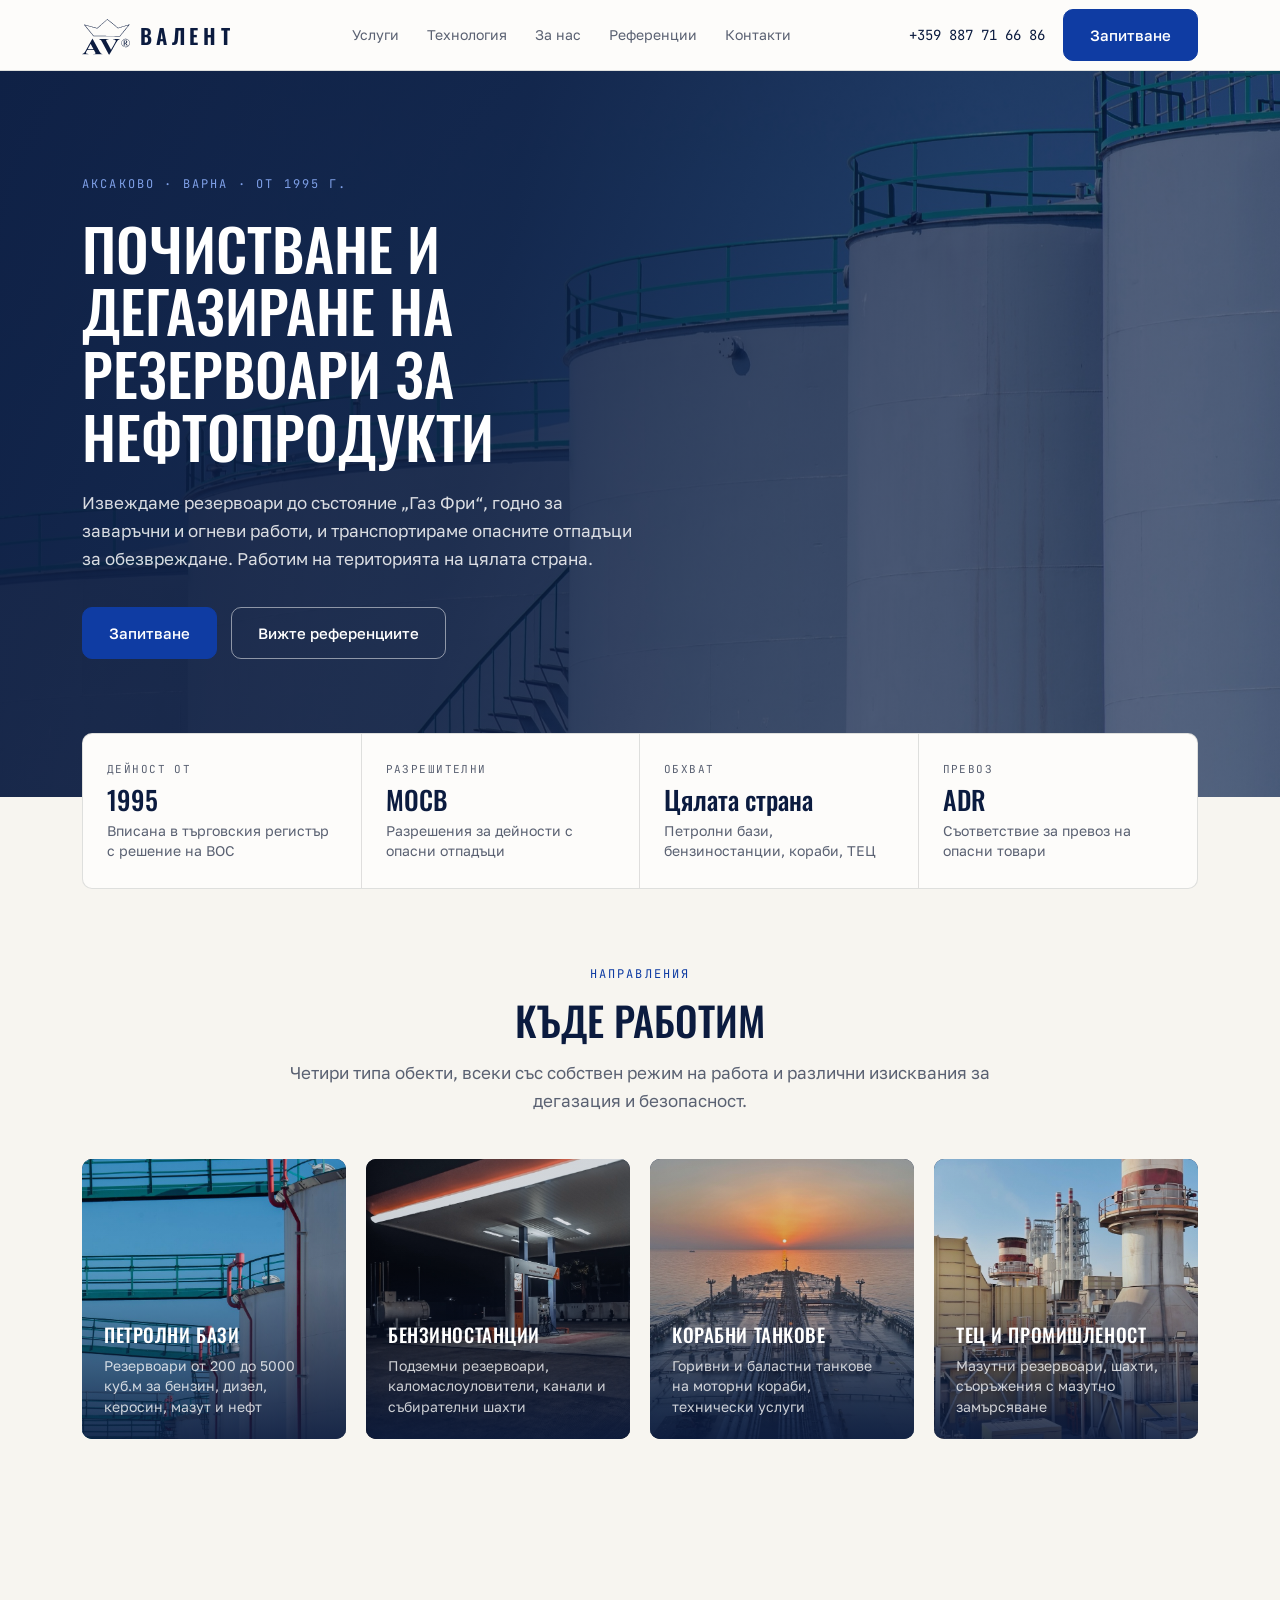
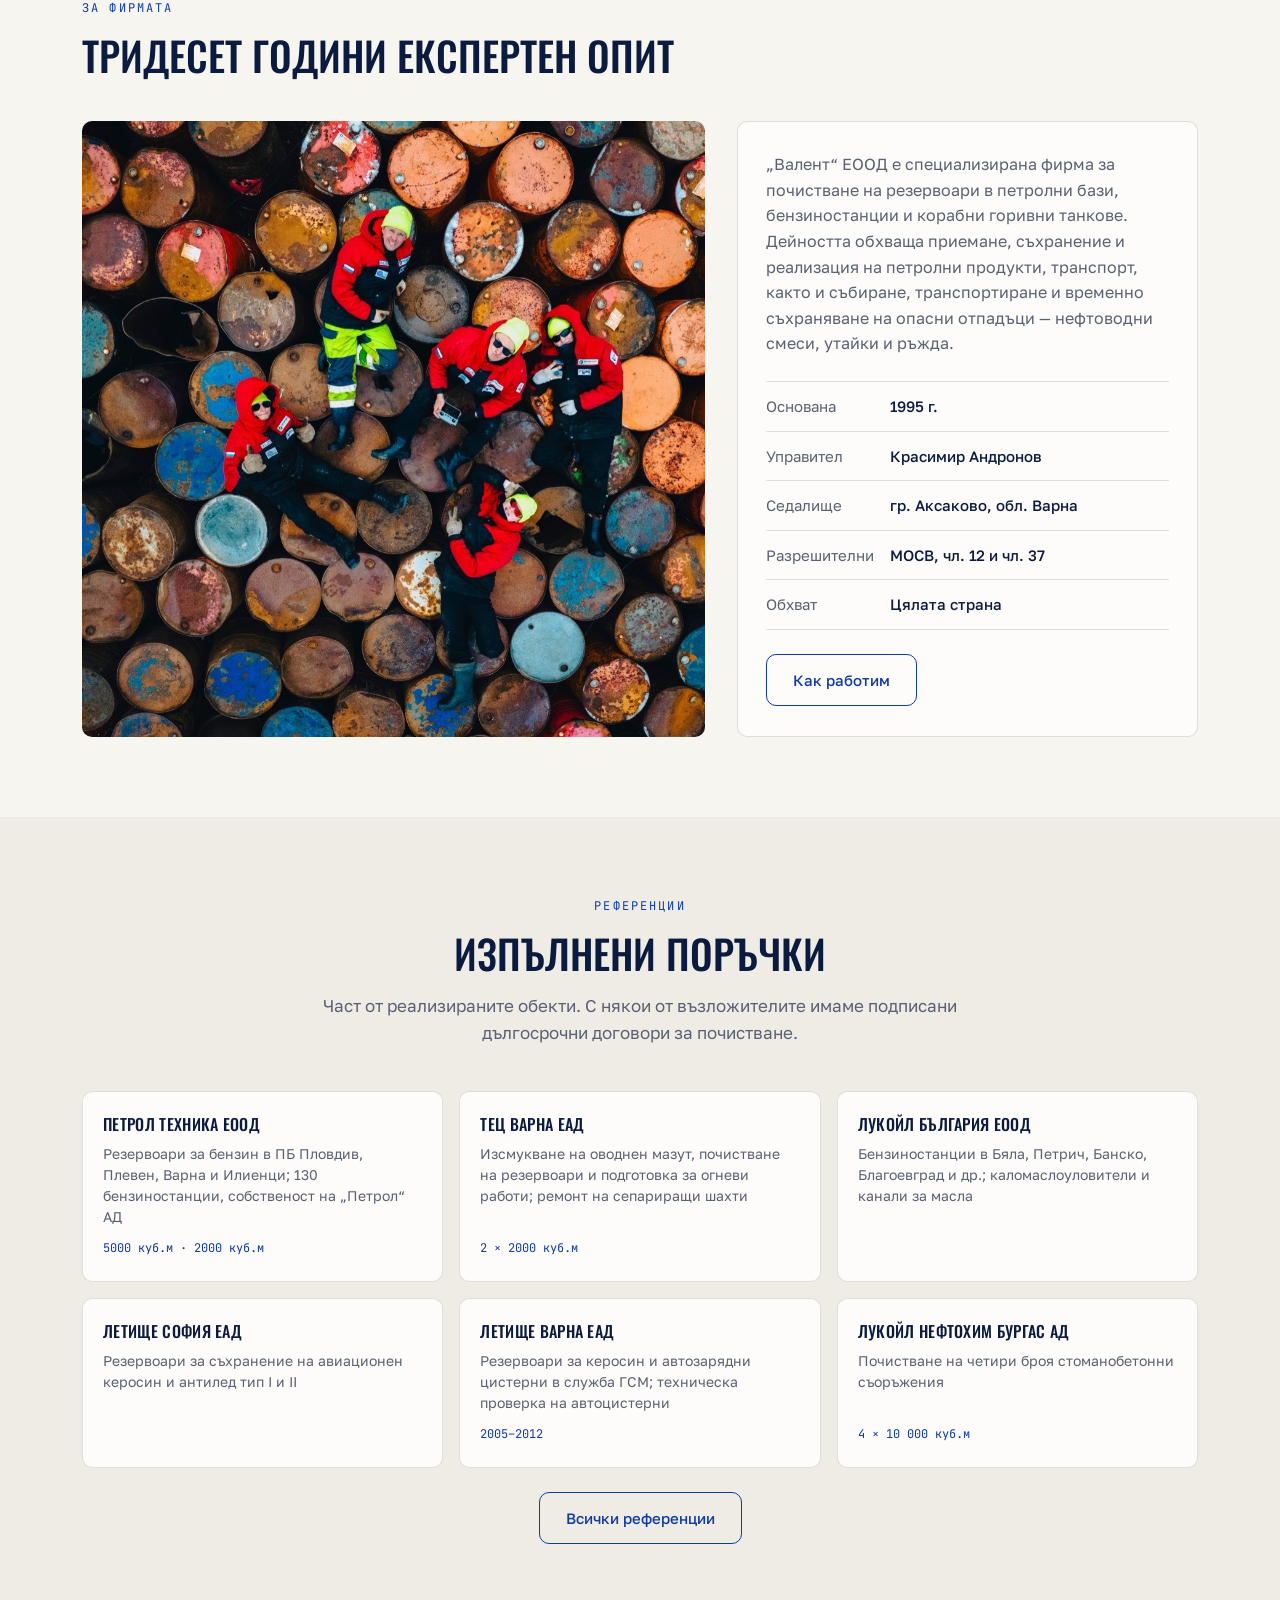
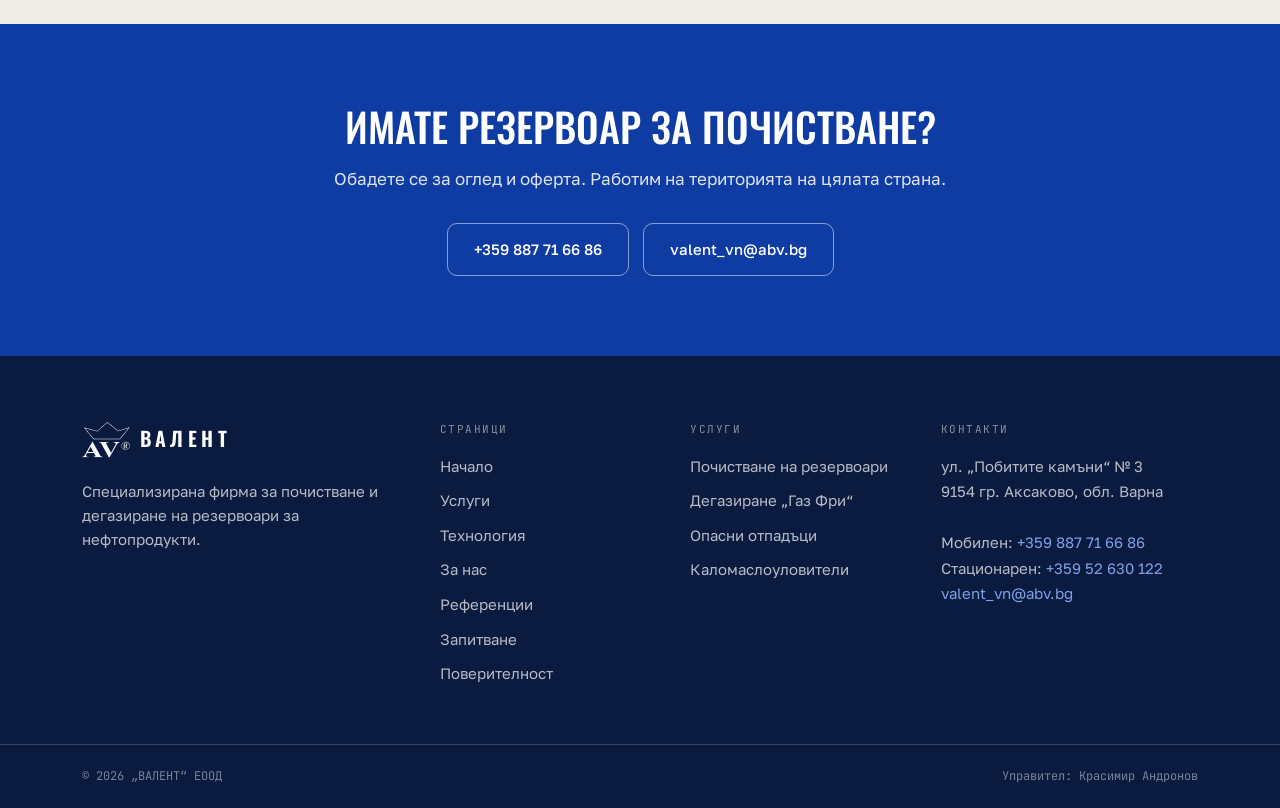
<file: index.html>
<!DOCTYPE html>
<html lang="bg">
<head>
<meta charset="UTF-8">
<meta name="viewport" content="width=device-width, initial-scale=1.0">
<title>Почистване и дегазиране на резервоари за нефтопродукти — Варна</title>
<meta name="description" content="„ВАЛЕНТ“ ЕООД извършва почистване на резервоари за нефтопродукти и дегазиране до „Газ Фри“ — Аксаково, Варна и цялата страна. Опит от 1995 г., разрешителни от МОСВ.">

<link rel="canonical" href="https://valent.bg/">

<meta property="og:type" content="website">
<meta property="og:site_name" content="„ВАЛЕНТ“ ЕООД">
<meta property="og:locale" content="bg_BG">
<meta property="og:url" content="https://valent.bg/">
<meta property="og:title" content="Почистване и дегазиране на резервоари за нефтопродукти — Варна | ВАЛЕНТ ЕООД">
<meta property="og:description" content="„ВАЛЕНТ“ ЕООД извършва почистване на резервоари за нефтопродукти и дегазиране до „Газ Фри“ — Аксаково, Варна и цялата страна. Опит от 1995 г., разрешителни от МОСВ.">
<meta property="og:image" content="https://valent.bg/images/hero.jpg">
<meta property="og:image:width" content="2000">
<meta property="og:image:height" content="1333">
<meta property="og:image:alt" content="Резервоари за съхранение на нефтопродукти в петролна база — обект на „ВАЛЕНТ“ ЕООД">

<meta name="twitter:card" content="summary_large_image">
<meta name="twitter:title" content="Почистване и дегазиране на резервоари за нефтопродукти — Варна | ВАЛЕНТ ЕООД">
<meta name="twitter:description" content="„ВАЛЕНТ“ ЕООД извършва почистване на резервоари за нефтопродукти и дегазиране до „Газ Фри“ — Аксаково, Варна и цялата страна. Опит от 1995 г., разрешителни от МОСВ.">
<meta name="twitter:image" content="https://valent.bg/images/hero.jpg">
<meta name="twitter:image:alt" content="Резервоари за съхранение на нефтопродукти в петролна база — обект на „ВАЛЕНТ“ ЕООД">

<link rel="preconnect" href="https://fonts.googleapis.com">
<link rel="preconnect" href="https://fonts.gstatic.com" crossorigin>
<link href="https://fonts.googleapis.com/css2?family=Oswald:wght@400;500;600&family=Golos+Text:wght@400;500;600&family=JetBrains+Mono:wght@400;500&display=swap" rel="stylesheet">
<link rel="icon" href="images/logo.svg" type="image/svg+xml">
<link rel="stylesheet" href="style.css">

<script type="application/ld+json">
{
  "@context": "https://schema.org",
  "@type": "LocalBusiness",
  "@id": "https://valent.bg/#organizatsiya",
  "name": "„ВАЛЕНТ“ ЕООД",
  "alternateName": "Валент ЕООД",
  "url": "https://valent.bg/",
  "image": "https://valent.bg/images/hero.jpg",
  "logo": "https://valent.bg/images/hero.jpg",
  "description": "Специализирана фирма за почистване и дегазиране на резервоари за нефтопродукти в петролни бази, бензиностанции, корабни горивни танкове и ТЕЦ.",
  "telephone": "+359887716686",
  "email": "valent_vn@abv.bg",
  "foundingDate": "1995",
  "founder": {
    "@type": "Person",
    "name": "Красимир Андронов"
  },
  "address": {
    "@type": "PostalAddress",
    "streetAddress": "ул. „Побитите камъни“ № 3",
    "addressLocality": "Аксаково",
    "addressRegion": "обл. Варна",
    "postalCode": "9154",
    "addressCountry": "BG"
  },
  "areaServed": {
    "@type": "Country",
    "name": "Bulgaria"
  },
  "hasOfferCatalog": {
    "@type": "OfferCatalog",
    "name": "Услуги",
    "itemListElement": [
      {
        "@type": "Offer",
        "itemOffered": {
          "@type": "Service",
          "name": "Почистване на резервоари за нефтопродукти",
          "url": "https://valent.bg/uslugi.html#pochistvane"
        }
      },
      {
        "@type": "Offer",
        "itemOffered": {
          "@type": "Service",
          "name": "Дегазиране до „Газ Фри“",
          "url": "https://valent.bg/uslugi.html#gaz-free"
        }
      },
      {
        "@type": "Offer",
        "itemOffered": {
          "@type": "Service",
          "name": "Събиране, транспортиране и временно съхраняване на опасни отпадъци",
          "url": "https://valent.bg/uslugi.html#otpadatsi"
        }
      },
      {
        "@type": "Offer",
        "itemOffered": {
          "@type": "Service",
          "name": "Смяна на продукта в резервоар",
          "url": "https://valent.bg/uslugi.html"
        }
      },
      {
        "@type": "Offer",
        "itemOffered": {
          "@type": "Service",
          "name": "Почистване на каломаслоуловители и шахти",
          "url": "https://valent.bg/uslugi.html#shahti"
        }
      },
      {
        "@type": "Offer",
        "itemOffered": {
          "@type": "Service",
          "name": "Работа при пирофорни отлагания",
          "url": "https://valent.bg/uslugi.html"
        }
      }
    ]
  }
}
</script>
</head>
<body>

<header class="top">
  <div class="wrap">
    <a href="/" class="mark"><span class="mark-logo" aria-hidden="true"></span><span class="mark-name">Валент</span></a>
    <nav id="nav">
      <a href="uslugi">Услуги</a>
      <a href="tehnologia">Технология</a>
      <a href="za-nas">За нас</a>
      <a href="referencii">Референции</a>
      <a href="#kontakti">Контакти</a>
    </nav>
    <div class="right">
      <a href="tel:+359887716686" class="tel">+359 887 71 66 86</a>
      <a href="zapitvane" class="btn btn-solid">Запитване</a>
      <button class="nav-toggle" id="navToggle" aria-expanded="false" aria-controls="nav">Меню</button>
    </div>
  </div>
</header>

<div class="hero">
  <div class="hero-media">
    <img src="images/hero.jpg" alt="Резервоари за съхранение на нефтопродукти в петролна база">
  </div>
  <div class="hero-inner">
    <div class="wrap">
      <div class="eyebrow">Аксаково · Варна · от 1995 г.</div>
      <h1>Почистване и дегазиране на резервоари за нефтопродукти</h1>
      <p>Извеждаме резервоари до състояние „Газ Фри“, годно за заваръчни и огневи работи,
         и транспортираме опасните отпадъци за обезвреждане. Работим на територията на цялата страна.</p>
      <div class="cta">
        <a href="#kontakti" class="btn btn-solid">Запитване</a>
        <a href="referencii" class="btn btn-ghost">Вижте референциите</a>
      </div>
    </div>
  </div>
</div>

<div class="factstrip">
  <div class="wrap">
    <div class="inner">
      <div class="fact"><div class="k">Дейност от</div><div class="v">1995</div><div class="d">Вписана в търговския регистър с решение на ВОС</div></div>
      <div class="fact"><div class="k">Разрешителни</div><div class="v">МОСВ</div><div class="d">Разрешения за дейности с опасни отпадъци</div></div>
      <div class="fact"><div class="k">Обхват</div><div class="v">Цялата страна</div><div class="d">Петролни бази, бензиностанции, кораби, ТЕЦ</div></div>
      <div class="fact"><div class="k">Превоз</div><div class="v">ADR</div><div class="d">Съответствие за превоз на опасни товари</div></div>
    </div>
  </div>
</div>

<section style="padding-top:0">
  <div class="wrap">
    <div class="sec-head center">
      <div class="eyebrow">Направления</div>
      <h2>Къде работим</h2>
      <p>Четири типа обекти, всеки със собствен режим на работа и различни изисквания
         за дегазация и безопасност.</p>
    </div>
    <div class="tiles">
      <a class="tile" href="uslugi">
        <div class="ph"><img src="images/obekt-1.jpg" alt="Резервоари за нефтопродукти в петролна база"></div>
        <div class="cap"><h3>Петролни бази</h3><p>Резервоари от 200 до 5000 куб.м за бензин, дизел, керосин, мазут и нефт</p></div>
      </a>
      <a class="tile" href="uslugi">
        <div class="ph"><img src="images/obekt-2.jpg" alt="Осветена козирка и колонки на бензиностанция през нощта"></div>
        <div class="cap"><h3>Бензиностанции</h3><p>Подземни резервоари, каломаслоуловители, канали и събирателни шахти</p></div>
      </a>
      <a class="tile" href="uslugi">
        <div class="ph"><img src="images/obekt-3.jpg" alt="Палуба на нефтен танкер с тръбопроводи към горивните танкове в открито море"></div>
        <div class="cap"><h3>Корабни танкове</h3><p>Горивни и баластни танкове на моторни кораби, технически услуги</p></div>
      </a>
      <a class="tile" href="uslugi">
        <div class="ph"><img src="images/obekt-4.jpg" alt="Комини и технологични съоръжения на топлоелектрическа централа"></div>
        <div class="cap"><h3>ТЕЦ и промишленост</h3><p>Мазутни резервоари, шахти, съоръжения с мазутно замърсяване</p></div>
      </a>
    </div>
  </div>
</section>

<section>
  <div class="wrap">
    <div class="sec-head">
      <div class="eyebrow">За фирмата</div>
      <h2>Тридесет години експертен опит</h2>
    </div>
    <div class="story">
      <div class="ph"><img src="images/ekip.jpg" alt="Екип от работници в защитно облекло сред складирани метални варели за опасни отпадъци"></div>
      <div class="panel">
        <p>„Валент“ ЕООД е специализирана фирма за почистване на резервоари в петролни бази,
           бензиностанции и корабни горивни танкове. Дейността обхваща приемане, съхранение
           и реализация на петролни продукти, транспорт, както и събиране, транспортиране
           и временно съхраняване на опасни отпадъци — нефтоводни смеси, утайки и ръжда.</p>
        <div class="rows">
          <div class="row"><span class="k">Основана</span><span class="v">1995 г.</span></div>
          <div class="row"><span class="k">Управител</span><span class="v">Красимир Андронов</span></div>
          <div class="row"><span class="k">Седалище</span><span class="v">гр. Аксаково, обл. Варна</span></div>
          <div class="row"><span class="k">Разрешителни</span><span class="v">МОСВ, чл. 12 и чл. 37</span></div>
          <div class="row"><span class="k">Обхват</span><span class="v">Цялата страна</span></div>
        </div>
        <a href="tehnologia" class="btn btn-line">Как работим</a>
      </div>
    </div>
  </div>
</section>

<section class="refs">
  <div class="wrap">
    <div class="sec-head center">
      <div class="eyebrow">Референции</div>
      <h2>Изпълнени поръчки</h2>
      <p>Част от реализираните обекти. С някои от възложителите имаме подписани
         дългосрочни договори за почистване.</p>
    </div>
    <div class="ref-grid">
      <div class="ref"><div class="name">Петрол Техника ЕООД</div><div class="job">Резервоари за бензин в ПБ Пловдив, Плевен, Варна и Илиенци; 130 бензиностанции, собственост на „Петрол“ АД</div><div class="vol">5000 куб.м · 2000 куб.м</div></div>
      <div class="ref"><div class="name">ТЕЦ Варна ЕАД</div><div class="job">Изсмукване на оводнен мазут, почистване на резервоари и подготовка за огневи работи; ремонт на сепариращи шахти</div><div class="vol">2 × 2000 куб.м</div></div>
      <div class="ref"><div class="name">Лукойл България ЕООД</div><div class="job">Бензиностанции в Бяла, Петрич, Банско, Благоевград и др.; каломаслоуловители и канали за масла</div><div class="vol"></div></div>
      <div class="ref"><div class="name">Летище София ЕАД</div><div class="job">Резервоари за съхранение на авиационен керосин и антилед тип I и II</div><div class="vol"></div></div>
      <div class="ref"><div class="name">Летище Варна ЕАД</div><div class="job">Резервоари за керосин и автозарядни цистерни в служба ГСМ; техническа проверка на автоцистерни</div><div class="vol">2005–2012</div></div>
      <div class="ref"><div class="name">Лукойл Нефтохим Бургас АД</div><div class="job">Почистване на четири броя стоманобетонни съоръжения</div><div class="vol">4 × 10 000 куб.м</div></div>
    </div>
    <div class="ref-more">
      <a href="referencii" class="btn btn-line">Всички референции</a>
    </div>
  </div>
</section>

<section class="ctaband" id="kontakti">
  <div class="wrap">
    <h2>Имате резервоар за почистване?</h2>
    <p>Обадете се за оглед и оферта. Работим на територията на цялата страна.</p>
    <div class="cta">
      <a href="tel:+359887716686" class="btn btn-ghost">+359 887 71 66 86</a>
      <a href="mailto:valent_vn@abv.bg" class="btn btn-ghost">valent_vn@abv.bg</a>
    </div>
  </div>
</section>

<footer>
  <div class="wrap">
    <div class="fgrid">
      <div>
        <a href="/" class="mark"><span class="mark-logo" aria-hidden="true"></span><span class="mark-name">Валент</span></a>
        <p class="blurb">Специализирана фирма за почистване и дегазиране на резервоари за
           нефтопродукти.</p>
      </div>
      <div>
        <h4>Страници</h4>
        <ul>
          <li><a href="/">Начало</a></li>
          <li><a href="uslugi">Услуги</a></li>
          <li><a href="tehnologia">Технология</a></li>
          <li><a href="za-nas">За нас</a></li>
          <li><a href="referencii">Референции</a></li>
          <li><a href="zapitvane">Запитване</a></li>
          <li><a href="poveritelnost">Поверителност</a></li>
        </ul>
      </div>
      <div>
        <h4>Услуги</h4>
        <ul>
          <li><a href="uslugi#pochistvane">Почистване на резервоари</a></li>
          <li><a href="uslugi#gaz-free">Дегазиране „Газ Фри“</a></li>
          <li><a href="uslugi#otpadatsi">Опасни отпадъци</a></li>
          <li><a href="uslugi#shahti">Каломаслоуловители</a></li>
        </ul>
      </div>
      <div>
        <h4>Контакти</h4>
        <p class="addr">
          ул. „Побитите камъни“ № 3<br>
          9154 гр. Аксаково, обл. Варна<br><br>
          Мобилен: <a href="tel:+359887716686">+359 887 71 66 86</a><br>
          Стационарен: <a href="tel:+35952630122">+359 52 630 122</a><br>
          <a href="mailto:valent_vn@abv.bg">valent_vn@abv.bg</a>
        </p>
      </div>
    </div>
  </div>
  <div class="fbot">
    <div class="wrap">
      <span>© 2026 „ВАЛЕНТ“ ЕООД</span>
      <span>Управител: Красимир Андронов</span>
    </div>
  </div>
</footer>

<script>
  var t=document.getElementById('navToggle'),n=document.getElementById('nav');
  t.addEventListener('click',function(){
    var o=n.classList.toggle('open');
    t.setAttribute('aria-expanded',o?'true':'false');
  });
</script>
</body>
</html>
</file>
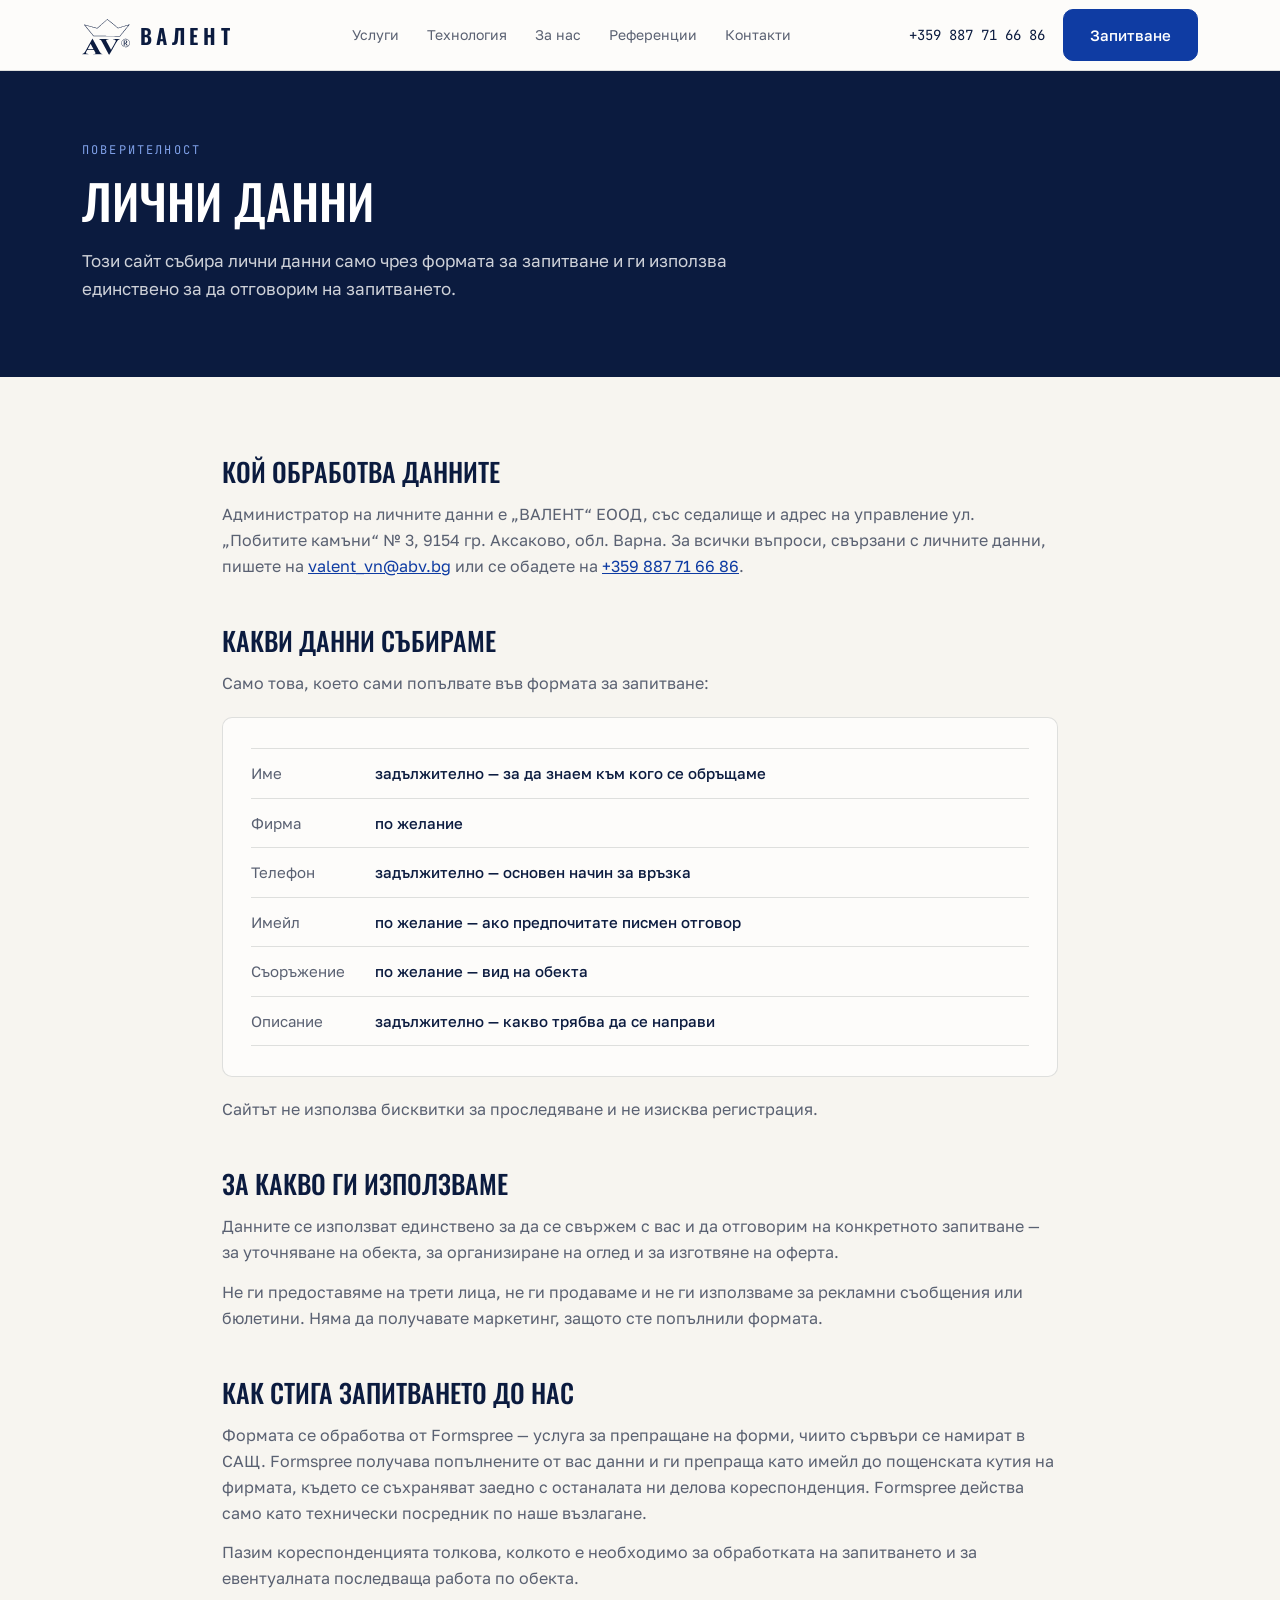
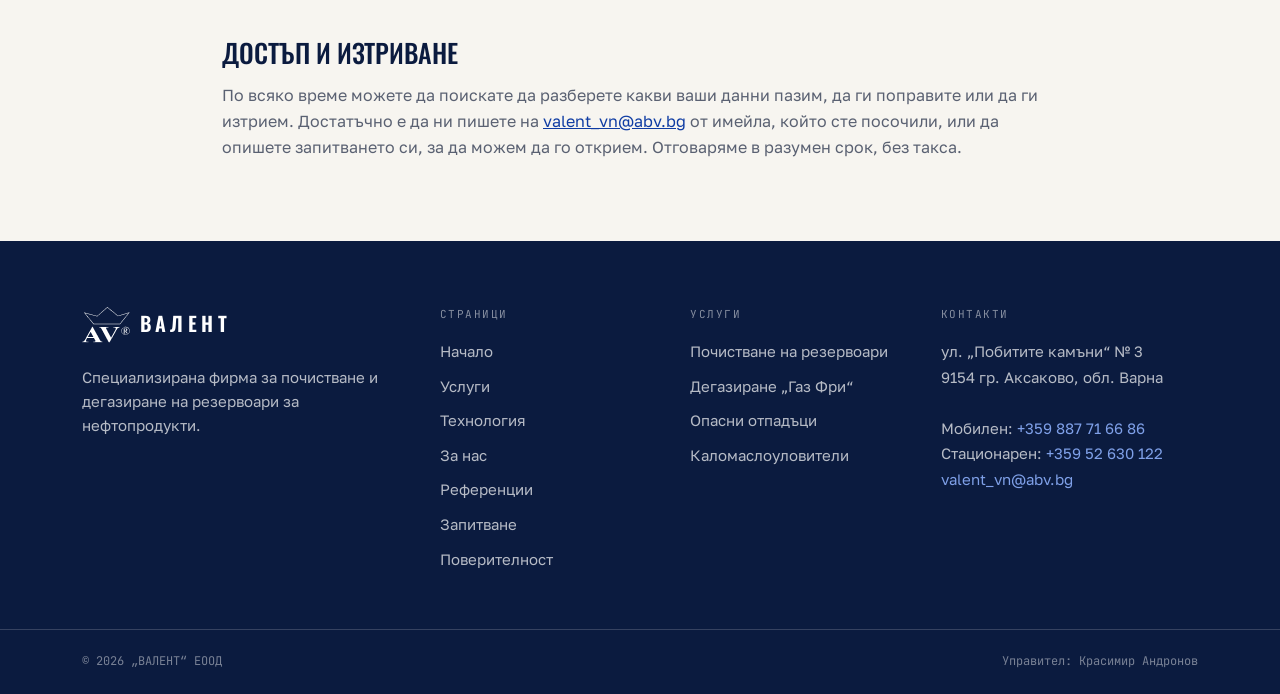
<file: poveritelnost.html>
<!DOCTYPE html>
<html lang="bg">
<head>
<meta charset="UTF-8">
<meta name="viewport" content="width=device-width, initial-scale=1.0">
<title>Поверителност на личните данни — „ВАЛЕНТ“ ЕООД</title>
<meta name="description" content="Кратка информация за личните данни, които събираме чрез формата за запитване в valent.bg, за какво ги използваме и как да поискате достъп или изтриване.">

<link rel="canonical" href="https://valent.bg/poveritelnost.html">

<meta property="og:type" content="website">
<meta property="og:site_name" content="„ВАЛЕНТ“ ЕООД">
<meta property="og:locale" content="bg_BG">
<meta property="og:url" content="https://valent.bg/poveritelnost.html">
<meta property="og:title" content="Поверителност на личните данни | ВАЛЕНТ ЕООД">
<meta property="og:description" content="Кратка информация за личните данни, които събираме чрез формата за запитване в valent.bg, за какво ги използваме и как да поискате достъп или изтриване.">
<meta property="og:image" content="https://valent.bg/images/hero.jpg">
<meta property="og:image:width" content="2000">
<meta property="og:image:height" content="1333">
<meta property="og:image:alt" content="Резервоари за съхранение на нефтопродукти в петролна база — обект на „ВАЛЕНТ“ ЕООД">

<meta name="twitter:card" content="summary_large_image">
<meta name="twitter:title" content="Поверителност на личните данни | ВАЛЕНТ ЕООД">
<meta name="twitter:description" content="Кратка информация за личните данни, които събираме чрез формата за запитване в valent.bg, за какво ги използваме и как да поискате достъп или изтриване.">
<meta name="twitter:image" content="https://valent.bg/images/hero.jpg">
<meta name="twitter:image:alt" content="Резервоари за съхранение на нефтопродукти в петролна база — обект на „ВАЛЕНТ“ ЕООД">

<link rel="preconnect" href="https://fonts.googleapis.com">
<link rel="preconnect" href="https://fonts.gstatic.com" crossorigin>
<link href="https://fonts.googleapis.com/css2?family=Oswald:wght@400;500;600&family=Golos+Text:wght@400;500;600&family=JetBrains+Mono:wght@400;500&display=swap" rel="stylesheet">
<link rel="icon" href="images/logo.svg" type="image/svg+xml">
<link rel="stylesheet" href="style.css">
</head>
<body>

<header class="top">
  <div class="wrap">
    <a href="/" class="mark"><span class="mark-logo" aria-hidden="true"></span><span class="mark-name">Валент</span></a>
    <nav id="nav">
      <a href="uslugi">Услуги</a>
      <a href="tehnologia">Технология</a>
      <a href="za-nas">За нас</a>
      <a href="referencii">Референции</a>
      <a href="/#kontakti">Контакти</a>
    </nav>
    <div class="right">
      <a href="tel:+359887716686" class="tel">+359 887 71 66 86</a>
      <a href="zapitvane" class="btn btn-solid">Запитване</a>
      <button class="nav-toggle" id="navToggle" aria-expanded="false" aria-controls="nav">Меню</button>
    </div>
  </div>
</header>

<div class="pagehead">
  <div class="wrap">
    <div class="eyebrow">Поверителност</div>
    <h1>Лични данни</h1>
    <p>Този сайт събира лични данни само чрез формата за запитване и ги използва
       единствено за да отговорим на запитването.</p>
  </div>
</div>

<section>
  <div class="wrap-narrow">

    <h2 style="font-size:26px">Кой обработва данните</h2>
    <div class="prose" style="margin-top:16px">
      <p>Администратор на личните данни е „ВАЛЕНТ“ ЕООД, със седалище и адрес на управление
         ул. „Побитите камъни“ № 3, 9154 гр. Аксаково, обл. Варна. За всички въпроси, свързани
         с личните данни, пишете на <a href="mailto:valent_vn@abv.bg">valent_vn@abv.bg</a>
         или се обадете на <a href="tel:+359887716686">+359 887 71 66 86</a>.</p>
    </div>

    <h2 style="font-size:26px;margin-top:46px">Какви данни събираме</h2>
    <div class="prose" style="margin-top:16px">
      <p>Само това, което сами попълвате във формата за запитване:</p>
    </div>
    <div class="panel" style="margin-top:20px">
      <div class="rows" style="margin-top:0">
        <div class="row"><span class="k">Име</span><span class="v">задължително — за да знаем към кого се обръщаме</span></div>
        <div class="row"><span class="k">Фирма</span><span class="v">по желание</span></div>
        <div class="row"><span class="k">Телефон</span><span class="v">задължително — основен начин за връзка</span></div>
        <div class="row"><span class="k">Имейл</span><span class="v">по желание — ако предпочитате писмен отговор</span></div>
        <div class="row"><span class="k">Съоръжение</span><span class="v">по желание — вид на обекта</span></div>
        <div class="row"><span class="k">Описание</span><span class="v">задължително — какво трябва да се направи</span></div>
      </div>
    </div>
    <div class="prose" style="margin-top:20px">
      <p>Сайтът не използва бисквитки за проследяване и не изисква регистрация.</p>
    </div>

    <h2 style="font-size:26px;margin-top:46px">За какво ги използваме</h2>
    <div class="prose" style="margin-top:16px">
      <p>Данните се използват единствено за да се свържем с вас и да отговорим на конкретното
         запитване — за уточняване на обекта, за организиране на оглед и за изготвяне на оферта.</p>
      <p>Не ги предоставяме на трети лица, не ги продаваме и не ги използваме за рекламни
         съобщения или бюлетини. Няма да получавате маркетинг, защото сте попълнили формата.</p>
    </div>

    <h2 style="font-size:26px;margin-top:46px">Как стига запитването до нас</h2>
    <div class="prose" style="margin-top:16px">
      <p>Формата се обработва от Formspree — услуга за препращане на форми, чиито сървъри се
         намират в САЩ. Formspree получава попълнените от вас данни и ги препраща като имейл
         до пощенската кутия на фирмата, където се съхраняват заедно с останалата ни делова
         кореспонденция. Formspree действа само като технически посредник по наше възлагане.</p>
      <p>Пазим кореспонденцията толкова, колкото е необходимо за обработката на запитването и
         за евентуалната последваща работа по обекта.</p>
    </div>

    <h2 style="font-size:26px;margin-top:46px">Достъп и изтриване</h2>
    <div class="prose" style="margin-top:16px">
      <p>По всяко време можете да поискате да разберете какви ваши данни пазим, да ги поправите
         или да ги изтрием. Достатъчно е да ни пишете на
         <a href="mailto:valent_vn@abv.bg">valent_vn@abv.bg</a> от имейла, който сте посочили,
         или да опишете запитването си, за да можем да го открием. Отговаряме в разумен срок,
         без такса.</p>
    </div>

  </div>
</section>

<footer>
  <div class="wrap">
    <div class="fgrid">
      <div>
        <a href="/" class="mark"><span class="mark-logo" aria-hidden="true"></span><span class="mark-name">Валент</span></a>
        <p class="blurb">Специализирана фирма за почистване и дегазиране на резервоари за
           нефтопродукти.</p>
      </div>
      <div>
        <h4>Страници</h4>
        <ul>
          <li><a href="/">Начало</a></li>
          <li><a href="uslugi">Услуги</a></li>
          <li><a href="tehnologia">Технология</a></li>
          <li><a href="za-nas">За нас</a></li>
          <li><a href="referencii">Референции</a></li>
          <li><a href="zapitvane">Запитване</a></li>
          <li><a href="poveritelnost" aria-current="page">Поверителност</a></li>
        </ul>
      </div>
      <div>
        <h4>Услуги</h4>
        <ul>
          <li><a href="uslugi#pochistvane">Почистване на резервоари</a></li>
          <li><a href="uslugi#gaz-free">Дегазиране „Газ Фри“</a></li>
          <li><a href="uslugi#otpadatsi">Опасни отпадъци</a></li>
          <li><a href="uslugi#shahti">Каломаслоуловители</a></li>
        </ul>
      </div>
      <div>
        <h4>Контакти</h4>
        <p class="addr">
          ул. „Побитите камъни“ № 3<br>
          9154 гр. Аксаково, обл. Варна<br><br>
          Мобилен: <a href="tel:+359887716686">+359 887 71 66 86</a><br>
          Стационарен: <a href="tel:+35952630122">+359 52 630 122</a><br>
          <a href="mailto:valent_vn@abv.bg">valent_vn@abv.bg</a>
        </p>
      </div>
    </div>
  </div>
  <div class="fbot">
    <div class="wrap">
      <span>© 2026 „ВАЛЕНТ“ ЕООД</span>
      <span>Управител: Красимир Андронов</span>
    </div>
  </div>
</footer>

<script>
  var t=document.getElementById('navToggle'),n=document.getElementById('nav');
  t.addEventListener('click',function(){
    var o=n.classList.toggle('open');
    t.setAttribute('aria-expanded',o?'true':'false');
  });
</script>
</body>
</html>
</file>
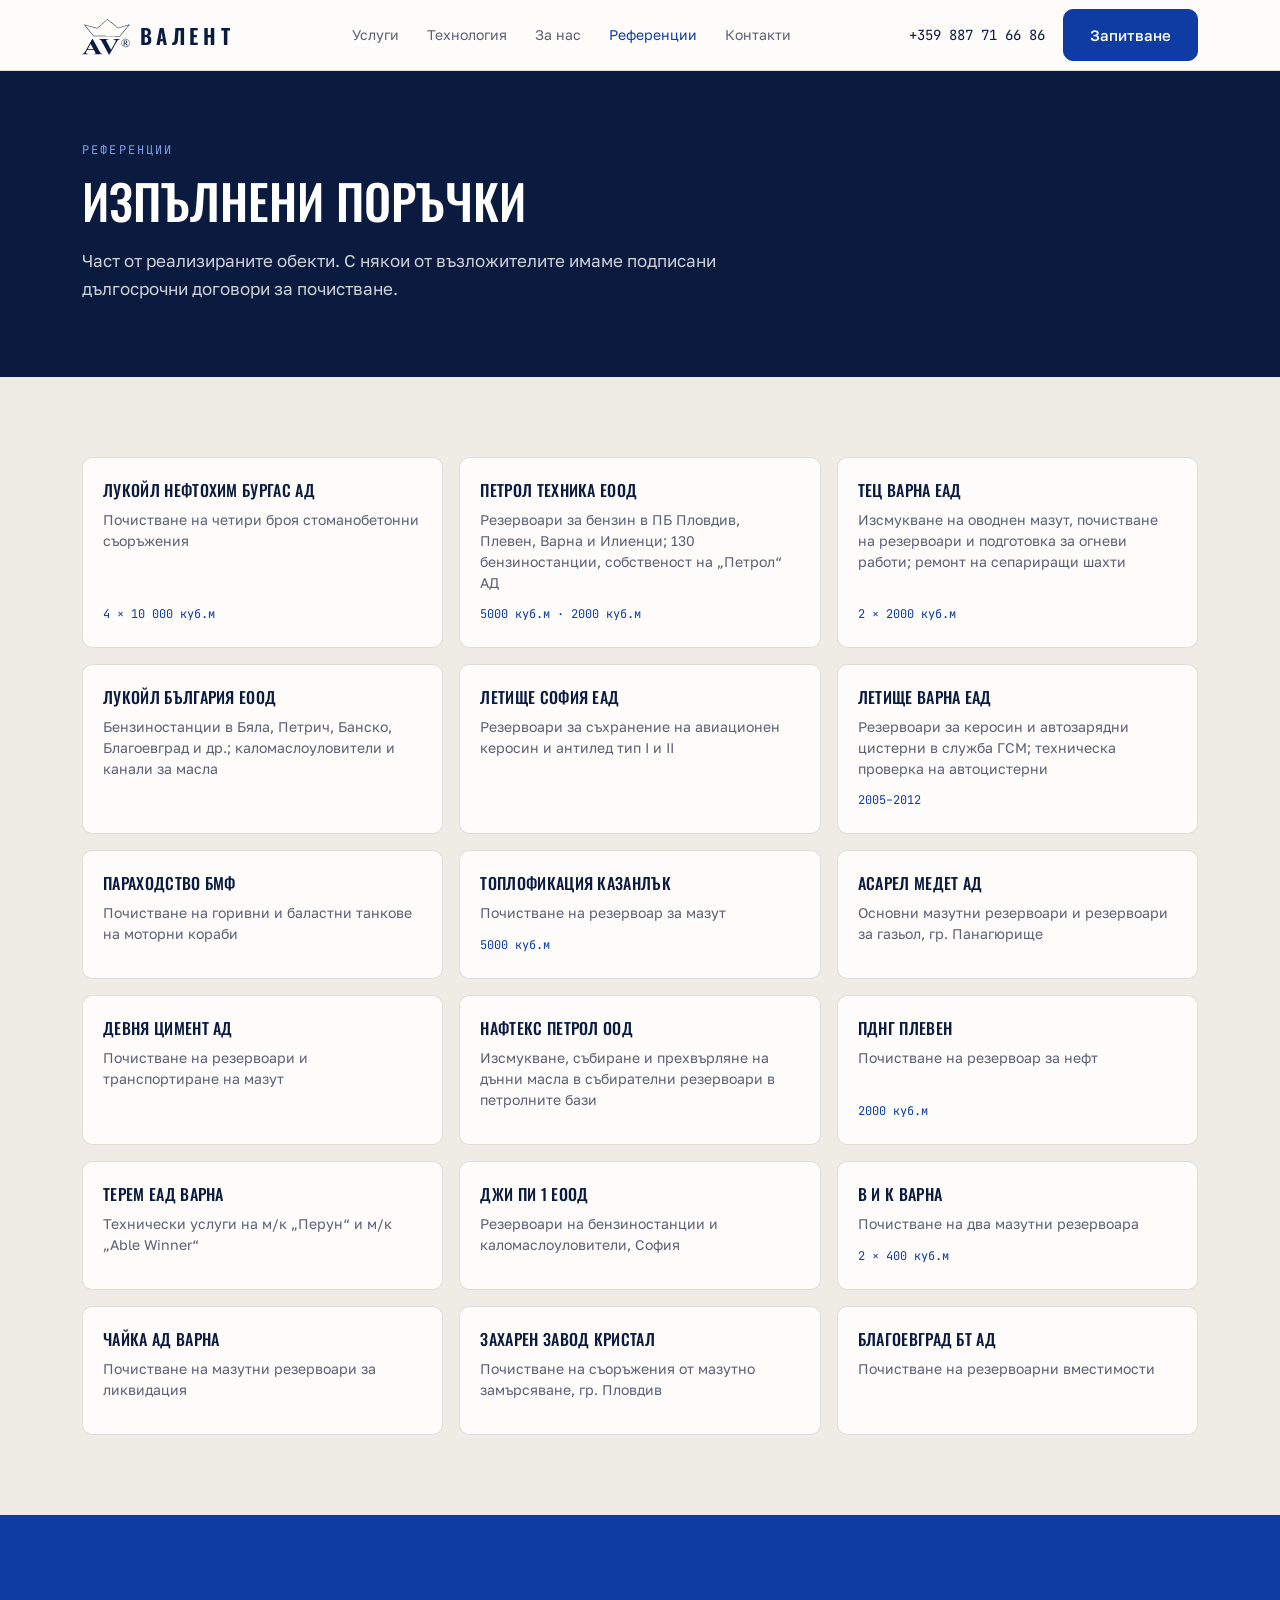
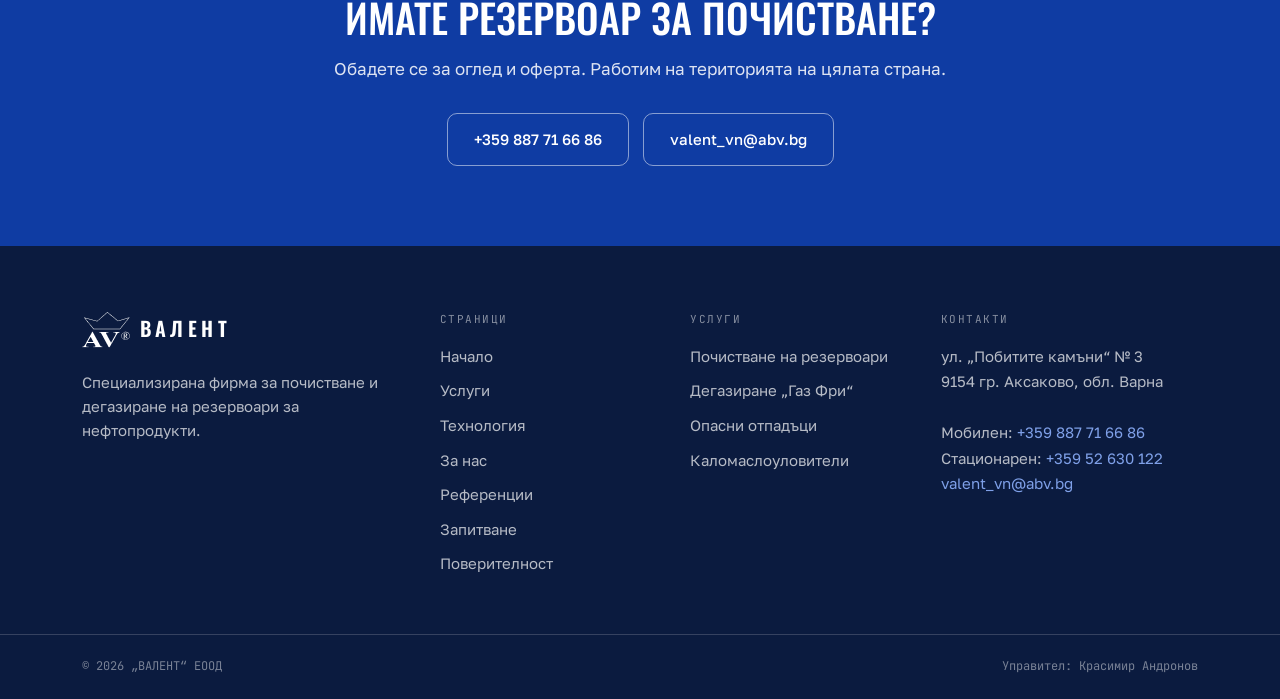
<file: referencii.html>
<!DOCTYPE html>
<html lang="bg">
<head>
<meta charset="UTF-8">
<meta name="viewport" content="width=device-width, initial-scale=1.0">
<title>Референции — Лукойл Нефтохим, ТЕЦ Варна, Летище София</title>
<meta name="description" content="Изпълнени поръчки за почистване на резервоари: Лукойл Нефтохим Бургас, ТЕЦ Варна, Летище София, Летище Варна, Петрол Техника и Параходство БМФ.">

<link rel="canonical" href="https://valent.bg/referencii.html">

<meta property="og:type" content="website">
<meta property="og:site_name" content="„ВАЛЕНТ“ ЕООД">
<meta property="og:locale" content="bg_BG">
<meta property="og:url" content="https://valent.bg/referencii.html">
<meta property="og:title" content="Референции — Лукойл Нефтохим, ТЕЦ Варна, Летище София | ВАЛЕНТ ЕООД">
<meta property="og:description" content="Изпълнени поръчки за почистване на резервоари: Лукойл Нефтохим Бургас, ТЕЦ Варна, Летище София, Летище Варна, Петрол Техника и Параходство БМФ.">
<meta property="og:image" content="https://valent.bg/images/hero.jpg">
<meta property="og:image:width" content="2000">
<meta property="og:image:height" content="1333">
<meta property="og:image:alt" content="Резервоари за съхранение на нефтопродукти в петролна база — обект на „ВАЛЕНТ“ ЕООД">

<meta name="twitter:card" content="summary_large_image">
<meta name="twitter:title" content="Референции — Лукойл Нефтохим, ТЕЦ Варна, Летище София | ВАЛЕНТ ЕООД">
<meta name="twitter:description" content="Изпълнени поръчки за почистване на резервоари: Лукойл Нефтохим Бургас, ТЕЦ Варна, Летище София, Летище Варна, Петрол Техника и Параходство БМФ.">
<meta name="twitter:image" content="https://valent.bg/images/hero.jpg">
<meta name="twitter:image:alt" content="Резервоари за съхранение на нефтопродукти в петролна база — обект на „ВАЛЕНТ“ ЕООД">

<link rel="preconnect" href="https://fonts.googleapis.com">
<link rel="preconnect" href="https://fonts.gstatic.com" crossorigin>
<link href="https://fonts.googleapis.com/css2?family=Oswald:wght@400;500;600&family=Golos+Text:wght@400;500;600&family=JetBrains+Mono:wght@400;500&display=swap" rel="stylesheet">
<link rel="icon" href="images/logo.svg" type="image/svg+xml">
<link rel="stylesheet" href="style.css">
</head>
<body>

<header class="top">
  <div class="wrap">
    <a href="/" class="mark"><span class="mark-logo" aria-hidden="true"></span><span class="mark-name">Валент</span></a>
    <nav id="nav">
      <a href="uslugi">Услуги</a>
      <a href="tehnologia">Технология</a>
      <a href="za-nas">За нас</a>
      <a href="referencii" aria-current="page">Референции</a>
      <a href="/#kontakti">Контакти</a>
    </nav>
    <div class="right">
      <a href="tel:+359887716686" class="tel">+359 887 71 66 86</a>
      <a href="zapitvane" class="btn btn-solid">Запитване</a>
      <button class="nav-toggle" id="navToggle" aria-expanded="false" aria-controls="nav">Меню</button>
    </div>
  </div>
</header>

<div class="pagehead">
  <div class="wrap">
    <div class="eyebrow">Референции</div>
    <h1>Изпълнени поръчки</h1>
    <p>Част от реализираните обекти. С някои от възложителите имаме подписани
       дългосрочни договори за почистване.</p>
  </div>
</div>

<section class="refs">
  <div class="wrap">
    <div class="ref-grid">
      <div class="ref"><div class="name">Лукойл Нефтохим Бургас АД</div><div class="job">Почистване на четири броя стоманобетонни съоръжения</div><div class="vol">4 × 10 000 куб.м</div></div>
      <div class="ref"><div class="name">Петрол Техника ЕООД</div><div class="job">Резервоари за бензин в ПБ Пловдив, Плевен, Варна и Илиенци; 130 бензиностанции, собственост на „Петрол“ АД</div><div class="vol">5000 куб.м · 2000 куб.м</div></div>
      <div class="ref"><div class="name">ТЕЦ Варна ЕАД</div><div class="job">Изсмукване на оводнен мазут, почистване на резервоари и подготовка за огневи работи; ремонт на сепариращи шахти</div><div class="vol">2 × 2000 куб.м</div></div>
      <div class="ref"><div class="name">Лукойл България ЕООД</div><div class="job">Бензиностанции в Бяла, Петрич, Банско, Благоевград и др.; каломаслоуловители и канали за масла</div><div class="vol"></div></div>
      <div class="ref"><div class="name">Летище София ЕАД</div><div class="job">Резервоари за съхранение на авиационен керосин и антилед тип I и II</div><div class="vol"></div></div>
      <div class="ref"><div class="name">Летище Варна ЕАД</div><div class="job">Резервоари за керосин и автозарядни цистерни в служба ГСМ; техническа проверка на автоцистерни</div><div class="vol">2005–2012</div></div>
      <div class="ref"><div class="name">Параходство БМФ</div><div class="job">Почистване на горивни и баластни танкове на моторни кораби</div><div class="vol"></div></div>
      <div class="ref"><div class="name">Топлофикация Казанлък</div><div class="job">Почистване на резервоар за мазут</div><div class="vol">5000 куб.м</div></div>
      <div class="ref"><div class="name">Асарел Медет АД</div><div class="job">Основни мазутни резервоари и резервоари за газьол, гр. Панагюрище</div><div class="vol"></div></div>
      <div class="ref"><div class="name">Девня Цимент АД</div><div class="job">Почистване на резервоари и транспортиране на мазут</div><div class="vol"></div></div>
      <div class="ref"><div class="name">Нафтекс Петрол ООД</div><div class="job">Изсмукване, събиране и прехвърляне на дънни масла в събирателни резервоари в петролните бази</div><div class="vol"></div></div>
      <div class="ref"><div class="name">ПДНГ Плевен</div><div class="job">Почистване на резервоар за нефт</div><div class="vol">2000 куб.м</div></div>
      <div class="ref"><div class="name">Терем ЕАД Варна</div><div class="job">Технически услуги на м/к „Перун“ и м/к „Able Winner“</div><div class="vol"></div></div>
      <div class="ref"><div class="name">Джи Пи 1 ЕООД</div><div class="job">Резервоари на бензиностанции и каломаслоуловители, София</div><div class="vol"></div></div>
      <div class="ref"><div class="name">В и К Варна</div><div class="job">Почистване на два мазутни резервоара</div><div class="vol">2 × 400 куб.м</div></div>
      <div class="ref"><div class="name">Чайка АД Варна</div><div class="job">Почистване на мазутни резервоари за ликвидация</div><div class="vol"></div></div>
      <div class="ref"><div class="name">Захарен завод Кристал</div><div class="job">Почистване на съоръжения от мазутно замърсяване, гр. Пловдив</div><div class="vol"></div></div>
      <div class="ref"><div class="name">Благоевград БТ АД</div><div class="job">Почистване на резервоарни вместимости</div><div class="vol"></div></div>
    </div>
  </div>
</section>

<section class="ctaband">
  <div class="wrap">
    <h2>Имате резервоар за почистване?</h2>
    <p>Обадете се за оглед и оферта. Работим на територията на цялата страна.</p>
    <div class="cta">
      <a href="tel:+359887716686" class="btn btn-ghost">+359 887 71 66 86</a>
      <a href="mailto:valent_vn@abv.bg" class="btn btn-ghost">valent_vn@abv.bg</a>
    </div>
  </div>
</section>

<footer>
  <div class="wrap">
    <div class="fgrid">
      <div>
        <a href="/" class="mark"><span class="mark-logo" aria-hidden="true"></span><span class="mark-name">Валент</span></a>
        <p class="blurb">Специализирана фирма за почистване и дегазиране на резервоари за
           нефтопродукти.</p>
      </div>
      <div>
        <h4>Страници</h4>
        <ul>
          <li><a href="/">Начало</a></li>
          <li><a href="uslugi">Услуги</a></li>
          <li><a href="tehnologia">Технология</a></li>
          <li><a href="za-nas">За нас</a></li>
          <li><a href="referencii">Референции</a></li>
          <li><a href="zapitvane">Запитване</a></li>
          <li><a href="poveritelnost">Поверителност</a></li>
        </ul>
      </div>
      <div>
        <h4>Услуги</h4>
        <ul>
          <li><a href="uslugi#pochistvane">Почистване на резервоари</a></li>
          <li><a href="uslugi#gaz-free">Дегазиране „Газ Фри“</a></li>
          <li><a href="uslugi#otpadatsi">Опасни отпадъци</a></li>
          <li><a href="uslugi#shahti">Каломаслоуловители</a></li>
        </ul>
      </div>
      <div>
        <h4>Контакти</h4>
        <p class="addr">
          ул. „Побитите камъни“ № 3<br>
          9154 гр. Аксаково, обл. Варна<br><br>
          Мобилен: <a href="tel:+359887716686">+359 887 71 66 86</a><br>
          Стационарен: <a href="tel:+35952630122">+359 52 630 122</a><br>
          <a href="mailto:valent_vn@abv.bg">valent_vn@abv.bg</a>
        </p>
      </div>
    </div>
  </div>
  <div class="fbot">
    <div class="wrap">
      <span>© 2026 „ВАЛЕНТ“ ЕООД</span>
      <span>Управител: Красимир Андронов</span>
    </div>
  </div>
</footer>

<script>
  var t=document.getElementById('navToggle'),n=document.getElementById('nav');
  t.addEventListener('click',function(){
    var o=n.classList.toggle('open');
    t.setAttribute('aria-expanded',o?'true':'false');
  });
</script>
</body>
</html>
</file>
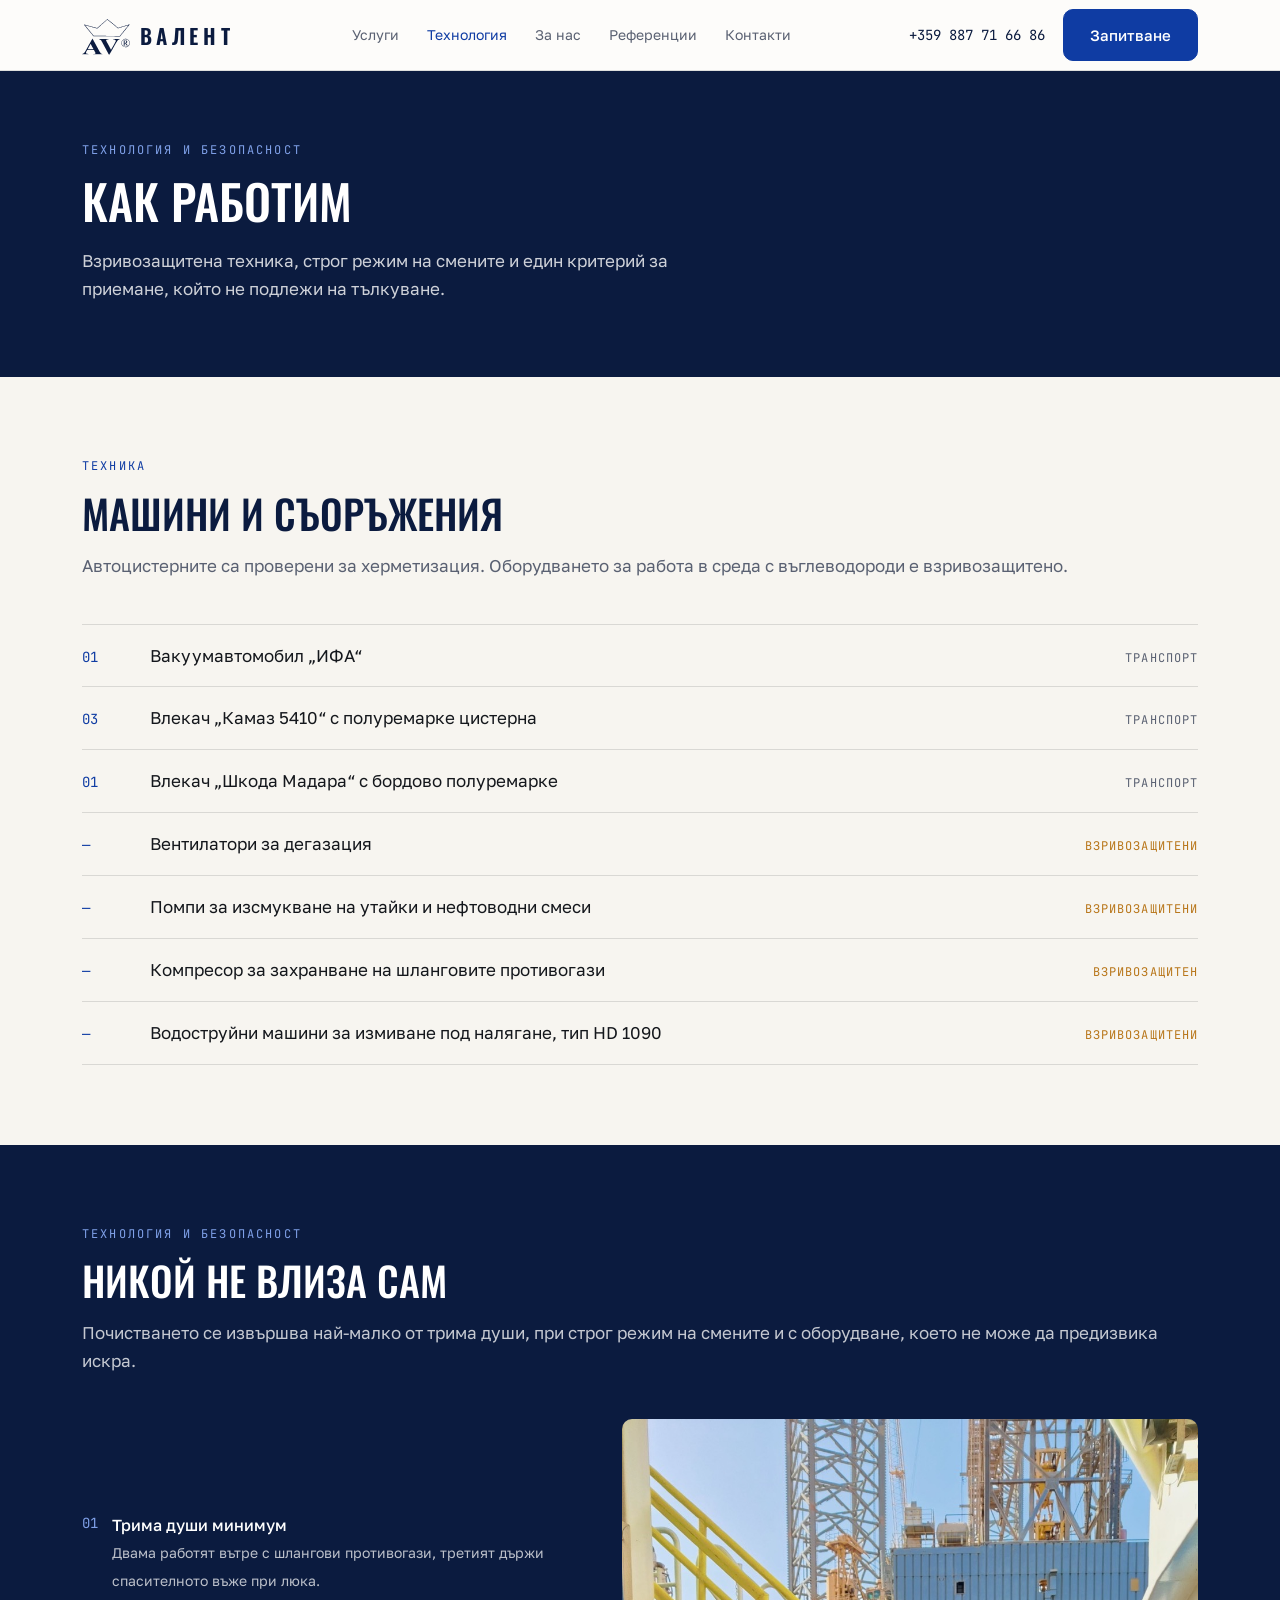
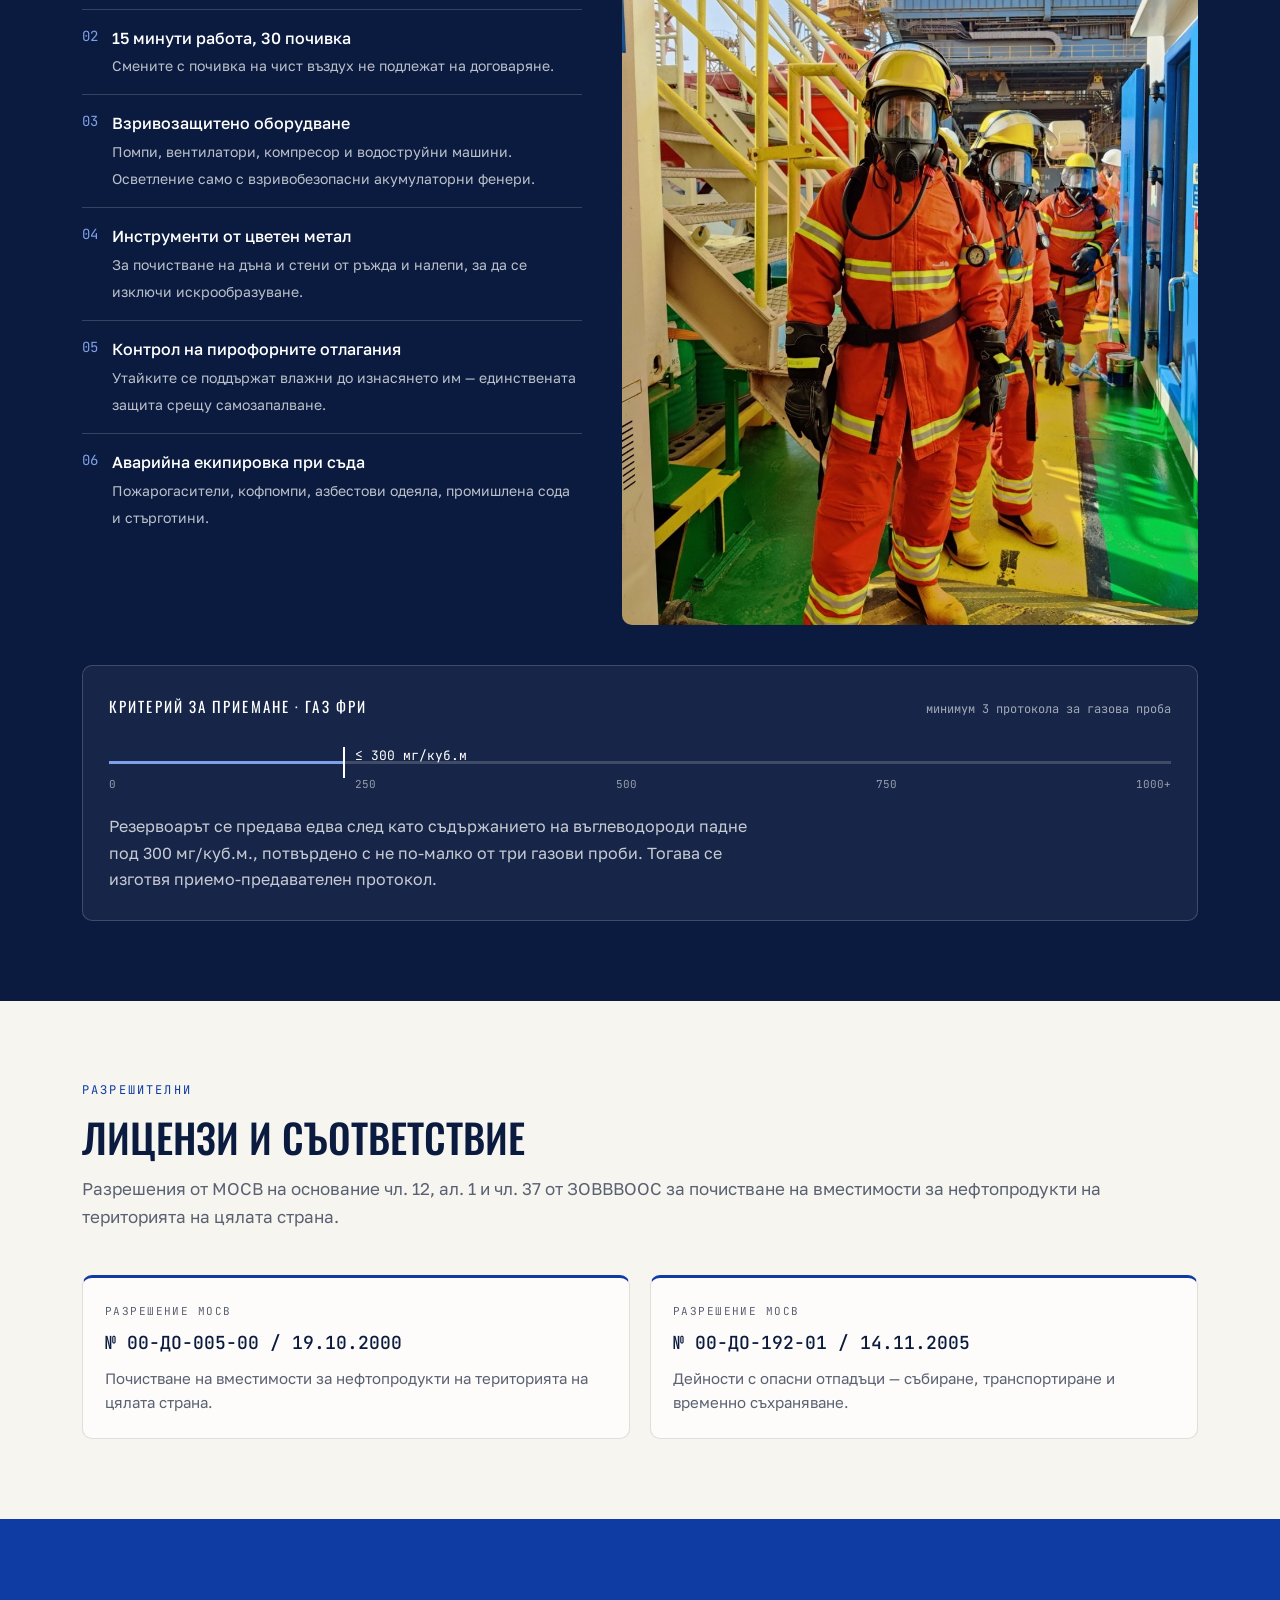
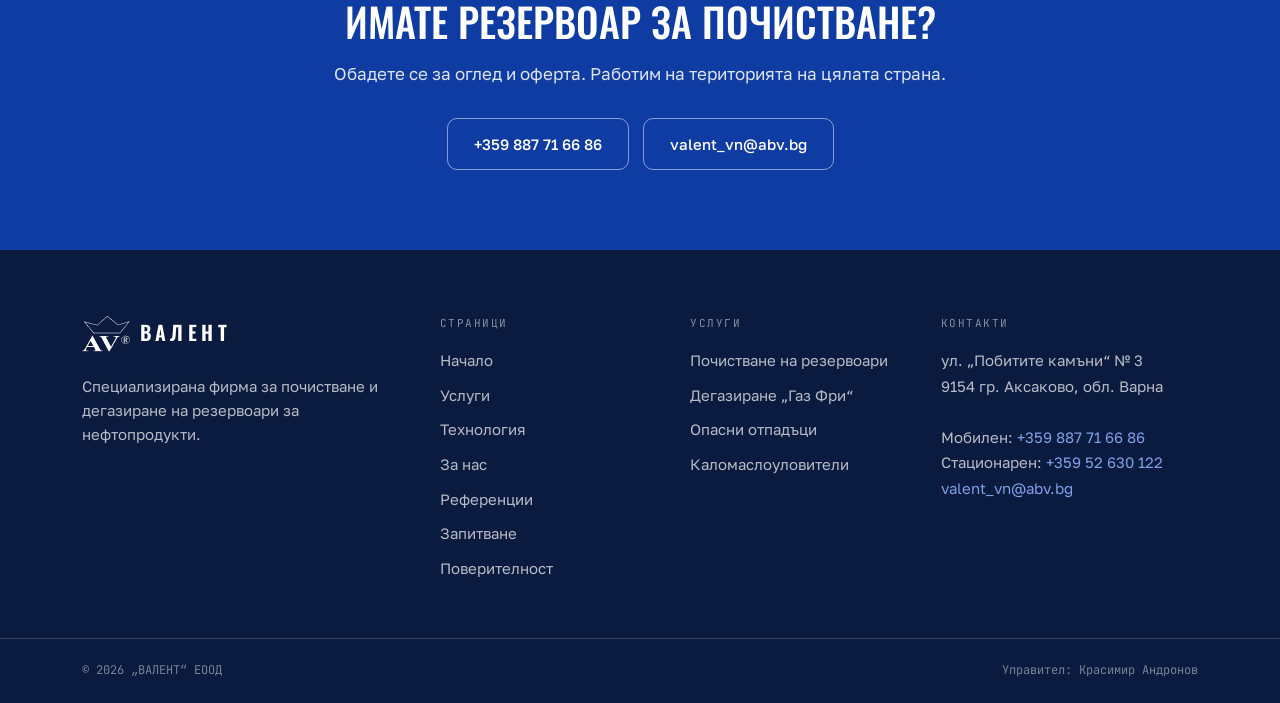
<file: tehnologia.html>
<!DOCTYPE html>
<html lang="bg">
<head>
<meta charset="UTF-8">
<meta name="viewport" content="width=device-width, initial-scale=1.0">
<title>Почистване на резервоари преди огневи работи — технология и безопасност</title>
<meta name="description" content="Почистване на резервоари преди огневи работи: екип от минимум трима, взривозащитена техника, инструменти от цветен метал и безопасност при работа в резервоар.">

<link rel="canonical" href="https://valent.bg/tehnologia.html">

<meta property="og:type" content="website">
<meta property="og:site_name" content="„ВАЛЕНТ“ ЕООД">
<meta property="og:locale" content="bg_BG">
<meta property="og:url" content="https://valent.bg/tehnologia.html">
<meta property="og:title" content="Почистване на резервоари преди огневи работи — безопасност при работа в резервоар | ВАЛЕНТ ЕООД">
<meta property="og:description" content="Почистване на резервоари преди огневи работи: екип от минимум трима, взривозащитена техника, инструменти от цветен метал и безопасност при работа в резервоар.">
<meta property="og:image" content="https://valent.bg/images/hero.jpg">
<meta property="og:image:width" content="2000">
<meta property="og:image:height" content="1333">
<meta property="og:image:alt" content="Резервоари за съхранение на нефтопродукти в петролна база — обект на „ВАЛЕНТ“ ЕООД">

<meta name="twitter:card" content="summary_large_image">
<meta name="twitter:title" content="Почистване на резервоари преди огневи работи — безопасност при работа в резервоар | ВАЛЕНТ ЕООД">
<meta name="twitter:description" content="Почистване на резервоари преди огневи работи: екип от минимум трима, взривозащитена техника, инструменти от цветен метал и безопасност при работа в резервоар.">
<meta name="twitter:image" content="https://valent.bg/images/hero.jpg">
<meta name="twitter:image:alt" content="Резервоари за съхранение на нефтопродукти в петролна база — обект на „ВАЛЕНТ“ ЕООД">

<link rel="preconnect" href="https://fonts.googleapis.com">
<link rel="preconnect" href="https://fonts.gstatic.com" crossorigin>
<link href="https://fonts.googleapis.com/css2?family=Oswald:wght@400;500;600&family=Golos+Text:wght@400;500;600&family=JetBrains+Mono:wght@400;500&display=swap" rel="stylesheet">
<link rel="icon" href="images/logo.svg" type="image/svg+xml">
<link rel="stylesheet" href="style.css">
</head>
<body>

<header class="top">
  <div class="wrap">
    <a href="/" class="mark"><span class="mark-logo" aria-hidden="true"></span><span class="mark-name">Валент</span></a>
    <nav id="nav">
      <a href="uslugi">Услуги</a>
      <a href="tehnologia" aria-current="page">Технология</a>
      <a href="za-nas">За нас</a>
      <a href="referencii">Референции</a>
      <a href="/#kontakti">Контакти</a>
    </nav>
    <div class="right">
      <a href="tel:+359887716686" class="tel">+359 887 71 66 86</a>
      <a href="zapitvane" class="btn btn-solid">Запитване</a>
      <button class="nav-toggle" id="navToggle" aria-expanded="false" aria-controls="nav">Меню</button>
    </div>
  </div>
</header>

<div class="pagehead">
  <div class="wrap">
    <div class="eyebrow">Технология и безопасност</div>
    <h1>Как работим</h1>
    <p>Взривозащитена техника, строг режим на смените и един критерий за приемане,
       който не подлежи на тълкуване.</p>
  </div>
</div>

<section>
  <div class="wrap">
    <div class="sec-head">
      <div class="eyebrow">Техника</div>
      <h2>Машини и съоръжения</h2>
      <p>Автоцистерните са проверени за херметизация. Оборудването за работа в среда с
         въглеводороди е взривозащитено.</p>
    </div>
    <div class="fleet-list">
      <div class="fleet-row"><span class="qty">01</span><span class="item">Вакуумавтомобил „ИФА“</span><span class="tag">Транспорт</span></div>
      <div class="fleet-row"><span class="qty">03</span><span class="item">Влекач „Камаз 5410“ с полуремарке цистерна</span><span class="tag">Транспорт</span></div>
      <div class="fleet-row"><span class="qty">01</span><span class="item">Влекач „Шкода Мадара“ с бордово полуремарке</span><span class="tag">Транспорт</span></div>
      <div class="fleet-row"><span class="qty">—</span><span class="item">Вентилатори за дегазация</span><span class="tag ex">Взривозащитени</span></div>
      <div class="fleet-row"><span class="qty">—</span><span class="item">Помпи за изсмукване на утайки и нефтоводни смеси</span><span class="tag ex">Взривозащитени</span></div>
      <div class="fleet-row"><span class="qty">—</span><span class="item">Компресор за захранване на шланговите противогази</span><span class="tag ex">Взривозащитен</span></div>
      <div class="fleet-row"><span class="qty">—</span><span class="item">Водоструйни машини за измиване под налягане, тип HD 1090</span><span class="tag ex">Взривозащитени</span></div>
    </div>
  </div>
</section>

<section class="band">
  <div class="wrap">
    <div class="sec-head">
      <div class="eyebrow">Технология и безопасност</div>
      <h2>Никой не влиза сам</h2>
      <p>Почистването се извършва най-малко от трима души, при строг режим на смените
         и с оборудване, което не може да предизвика искра.</p>
    </div>
    <div class="checks">
      <div>
        <div class="check"><span class="mk">01</span><div class="tx"><strong>Трима души минимум</strong><span>Двама работят вътре с шлангови противогази, третият държи спасителното въже при люка.</span></div></div>
        <div class="check"><span class="mk">02</span><div class="tx"><strong>15 минути работа, 30 почивка</strong><span>Смените с почивка на чист въздух не подлежат на договаряне.</span></div></div>
        <div class="check"><span class="mk">03</span><div class="tx"><strong>Взривозащитено оборудване</strong><span>Помпи, вентилатори, компресор и водоструйни машини. Осветление само с взривобезопасни акумулаторни фенери.</span></div></div>
        <div class="check"><span class="mk">04</span><div class="tx"><strong>Инструменти от цветен метал</strong><span>За почистване на дъна и стени от ръжда и налепи, за да се изключи искрообразуване.</span></div></div>
        <div class="check"><span class="mk">05</span><div class="tx"><strong>Контрол на пирофорните отлагания</strong><span>Утайките се поддържат влажни до изнасянето им — единствената защита срещу самозапалване.</span></div></div>
        <div class="check"><span class="mk">06</span><div class="tx"><strong>Аварийна екипировка при съда</strong><span>Пожарогасители, кофпомпи, азбестови одеяла, промишлена сода и стърготини.</span></div></div>
      </div>
      <div class="ph"><img src="images/bezopasnost.jpg" alt="Екип в огнеустойчиви костюми с дихателни апарати и маски преди влизане в резервоар"></div>
    </div>

    <div class="gauge">
      <div class="gauge-head">
        <div class="gauge-title">Критерий за приемане · Газ Фри</div>
        <div class="gauge-note">минимум 3 протокола за газова проба</div>
      </div>
      <div class="scale">
        <div class="scale-track"></div>
        <div class="scale-fill"></div>
        <div class="threshold"></div>
        <div class="ticks"><span>0</span><span>250</span><span>500</span><span>750</span><span>1000+</span></div>
      </div>
      <p style="margin-top:22px;max-width:64ch;color:rgba(255,255,255,.76);font-size:16px">
        Резервоарът се предава едва след като съдържанието на въглеводороди падне под
        300 мг/куб.м., потвърдено с не по-малко от три газови проби. Тогава се изготвя
        приемо-предавателен протокол.
      </p>
    </div>
  </div>
</section>

<section>
  <div class="wrap">
    <div class="sec-head">
      <div class="eyebrow">Разрешителни</div>
      <h2>Лицензи и съответствие</h2>
      <p>Разрешения от МОСВ на основание чл. 12, ал. 1 и чл. 37 от ЗОВВВООС за почистване
         на вместимости за нефтопродукти на територията на цялата страна.</p>
    </div>
    <div class="permit-grid">
      <div class="permit">
        <span class="lbl">Разрешение МОСВ</span>
        <div class="no">№ 00-ДО-005-00 / 19.10.2000</div>
        <p class="body">Почистване на вместимости за нефтопродукти на територията на цялата страна.</p>
      </div>
      <div class="permit">
        <span class="lbl">Разрешение МОСВ</span>
        <div class="no">№ 00-ДО-192-01 / 14.11.2005</div>
        <p class="body">Дейности с опасни отпадъци — събиране, транспортиране и временно съхраняване.</p>
      </div>
    </div>
  </div>
</section>

<section class="ctaband">
  <div class="wrap">
    <h2>Имате резервоар за почистване?</h2>
    <p>Обадете се за оглед и оферта. Работим на територията на цялата страна.</p>
    <div class="cta">
      <a href="tel:+359887716686" class="btn btn-ghost">+359 887 71 66 86</a>
      <a href="mailto:valent_vn@abv.bg" class="btn btn-ghost">valent_vn@abv.bg</a>
    </div>
  </div>
</section>

<footer>
  <div class="wrap">
    <div class="fgrid">
      <div>
        <a href="/" class="mark"><span class="mark-logo" aria-hidden="true"></span><span class="mark-name">Валент</span></a>
        <p class="blurb">Специализирана фирма за почистване и дегазиране на резервоари за
           нефтопродукти.</p>
      </div>
      <div>
        <h4>Страници</h4>
        <ul>
          <li><a href="/">Начало</a></li>
          <li><a href="uslugi">Услуги</a></li>
          <li><a href="tehnologia">Технология</a></li>
          <li><a href="za-nas">За нас</a></li>
          <li><a href="referencii">Референции</a></li>
          <li><a href="zapitvane">Запитване</a></li>
          <li><a href="poveritelnost">Поверителност</a></li>
        </ul>
      </div>
      <div>
        <h4>Услуги</h4>
        <ul>
          <li><a href="uslugi#pochistvane">Почистване на резервоари</a></li>
          <li><a href="uslugi#gaz-free">Дегазиране „Газ Фри“</a></li>
          <li><a href="uslugi#otpadatsi">Опасни отпадъци</a></li>
          <li><a href="uslugi#shahti">Каломаслоуловители</a></li>
        </ul>
      </div>
      <div>
        <h4>Контакти</h4>
        <p class="addr">
          ул. „Побитите камъни“ № 3<br>
          9154 гр. Аксаково, обл. Варна<br><br>
          Мобилен: <a href="tel:+359887716686">+359 887 71 66 86</a><br>
          Стационарен: <a href="tel:+35952630122">+359 52 630 122</a><br>
          <a href="mailto:valent_vn@abv.bg">valent_vn@abv.bg</a>
        </p>
      </div>
    </div>
  </div>
  <div class="fbot">
    <div class="wrap">
      <span>© 2026 „ВАЛЕНТ“ ЕООД</span>
      <span>Управител: Красимир Андронов</span>
    </div>
  </div>
</footer>

<script>
  var t=document.getElementById('navToggle'),n=document.getElementById('nav');
  t.addEventListener('click',function(){
    var o=n.classList.toggle('open');
    t.setAttribute('aria-expanded',o?'true':'false');
  });
</script>
</body>
</html>
</file>
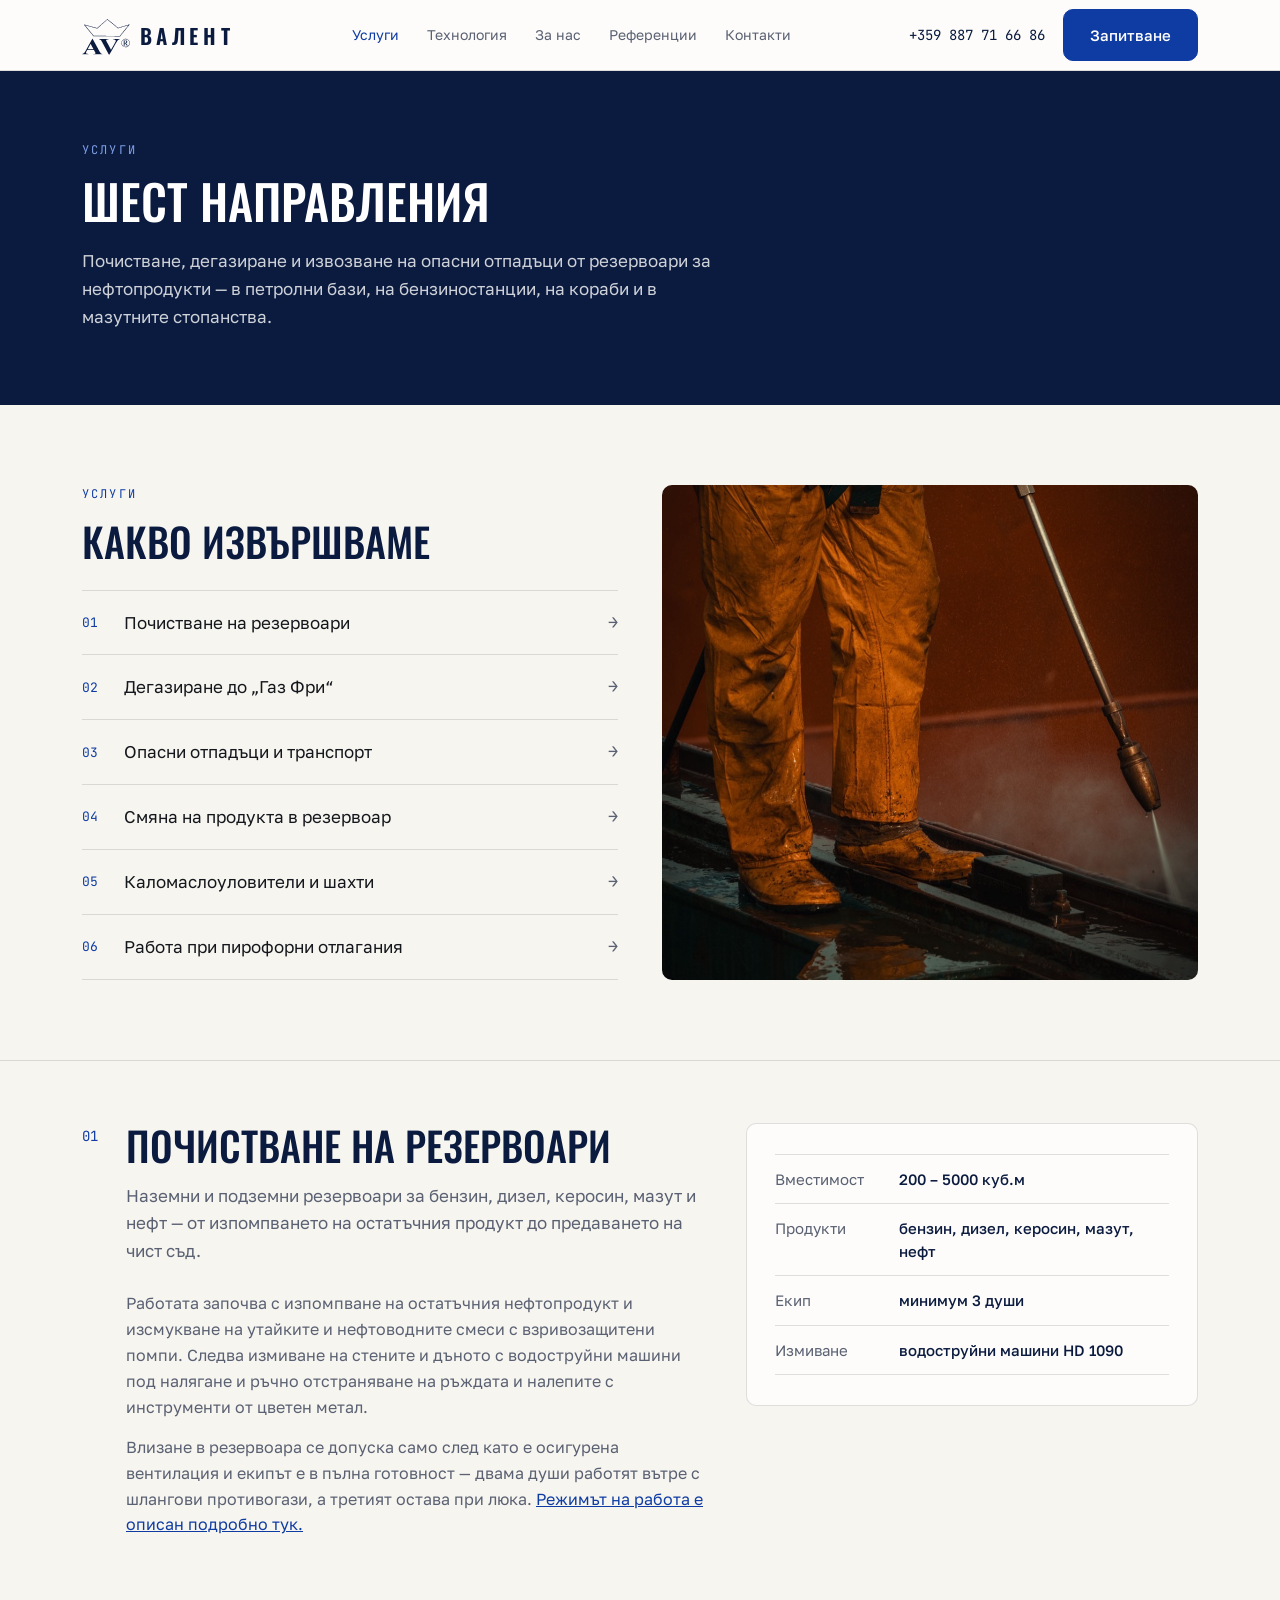
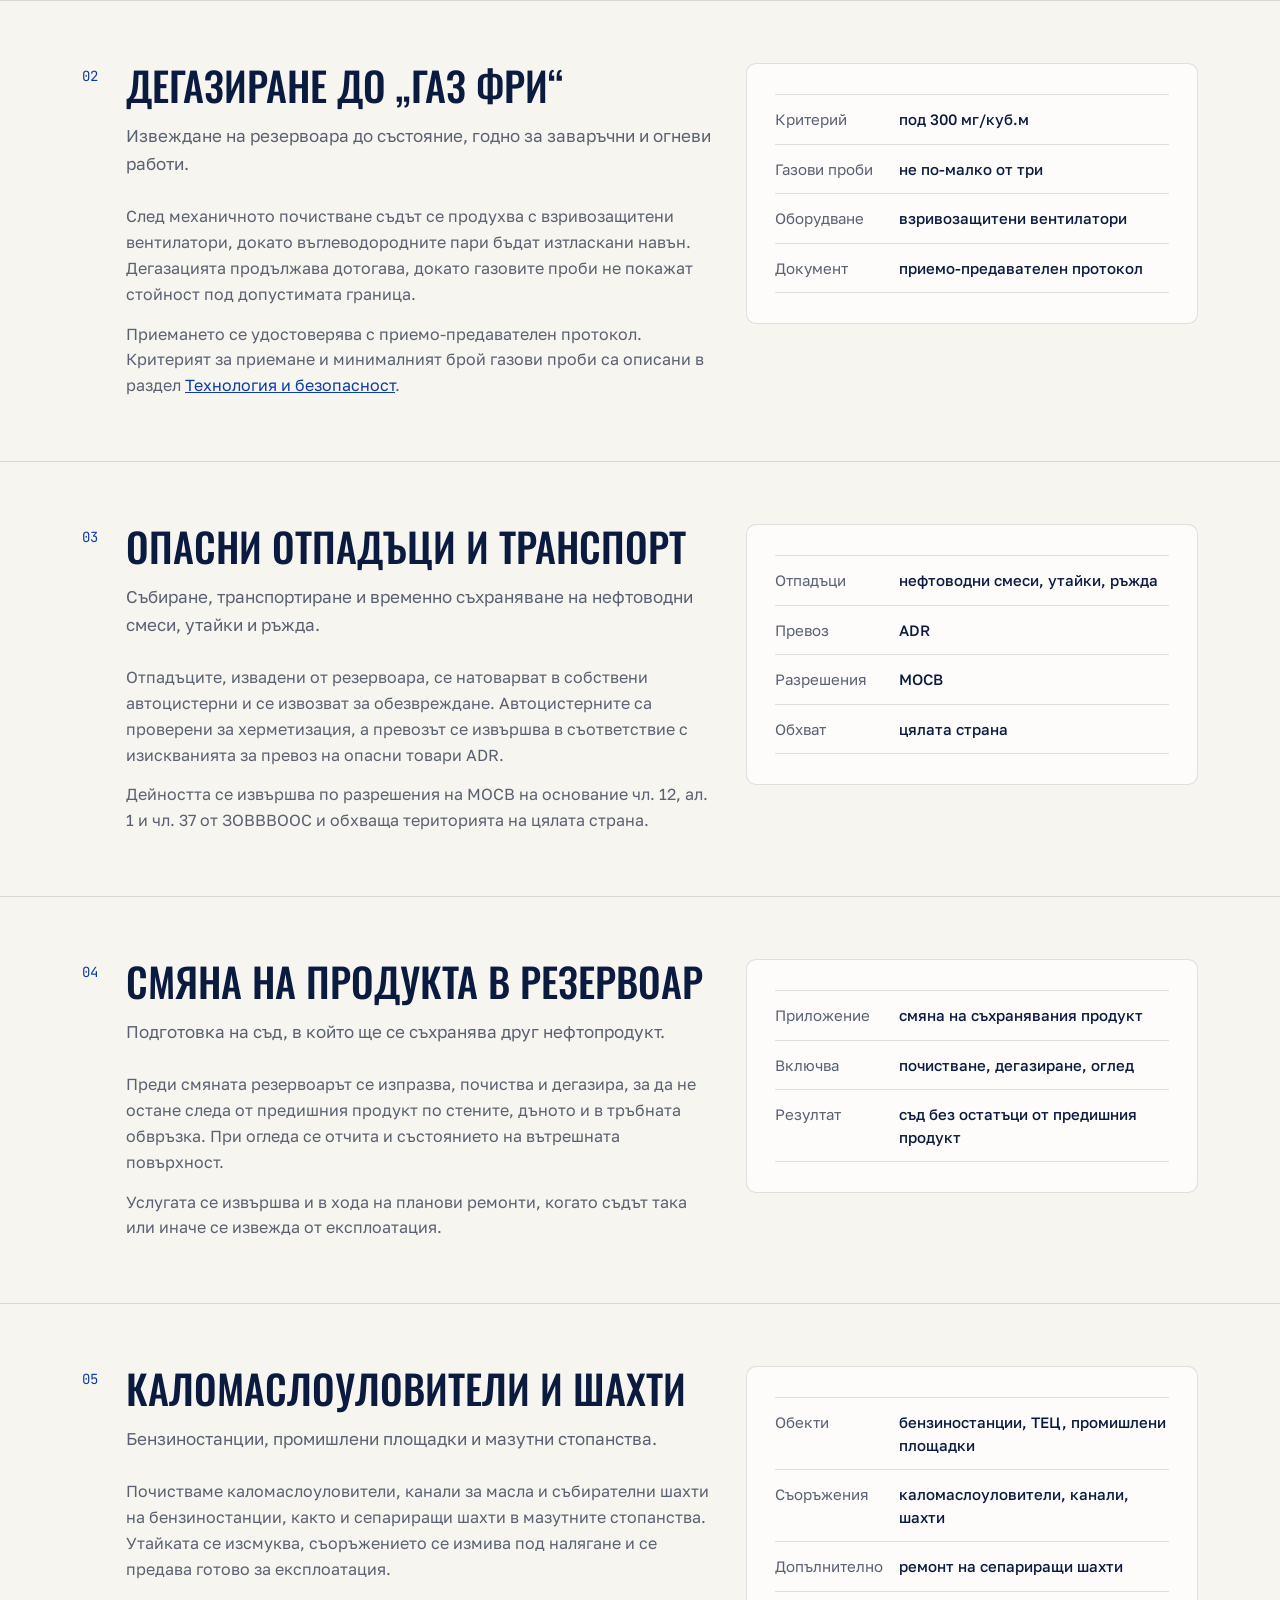
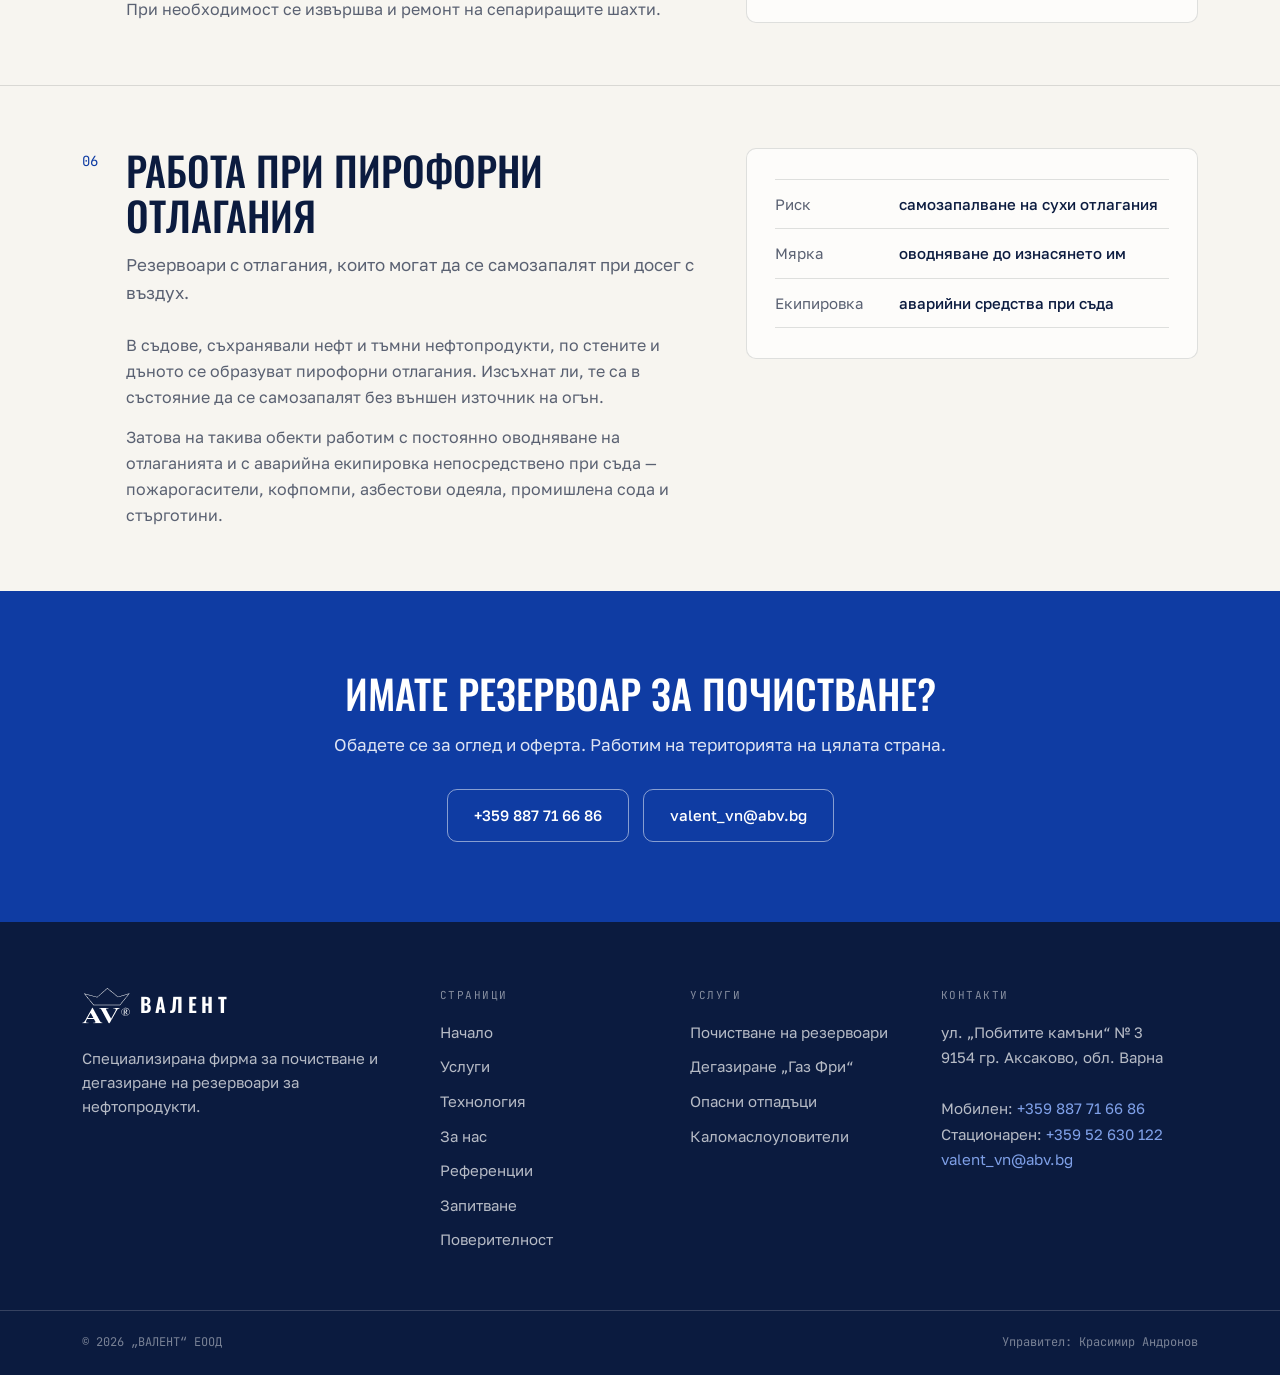
<file: uslugi.html>
<!DOCTYPE html>
<html lang="bg">
<head>
<meta charset="UTF-8">
<meta name="viewport" content="width=device-width, initial-scale=1.0">
<title>Услуги — дегазиране до газ фри и почистване на мазутни резервоари</title>
<meta name="description" content="Дегазиране до газ фри, почистване на мазутни резервоари и подземни резервоари на бензиностанции, каломаслоуловители и шахти, опасни отпадъци и смяна на продукта.">

<link rel="canonical" href="https://valent.bg/uslugi.html">

<meta property="og:type" content="website">
<meta property="og:site_name" content="„ВАЛЕНТ“ ЕООД">
<meta property="og:locale" content="bg_BG">
<meta property="og:url" content="https://valent.bg/uslugi.html">
<meta property="og:title" content="Услуги — дегазиране до газ фри, мазутни резервоари, каломаслоуловители | ВАЛЕНТ ЕООД">
<meta property="og:description" content="Дегазиране до газ фри, почистване на мазутни резервоари и подземни резервоари на бензиностанции, каломаслоуловители и шахти, опасни отпадъци и смяна на продукта.">
<meta property="og:image" content="https://valent.bg/images/hero.jpg">
<meta property="og:image:width" content="2000">
<meta property="og:image:height" content="1333">
<meta property="og:image:alt" content="Резервоари за съхранение на нефтопродукти в петролна база — обект на „ВАЛЕНТ“ ЕООД">

<meta name="twitter:card" content="summary_large_image">
<meta name="twitter:title" content="Услуги — дегазиране до газ фри, мазутни резервоари, каломаслоуловители | ВАЛЕНТ ЕООД">
<meta name="twitter:description" content="Дегазиране до газ фри, почистване на мазутни резервоари и подземни резервоари на бензиностанции, каломаслоуловители и шахти, опасни отпадъци и смяна на продукта.">
<meta name="twitter:image" content="https://valent.bg/images/hero.jpg">
<meta name="twitter:image:alt" content="Резервоари за съхранение на нефтопродукти в петролна база — обект на „ВАЛЕНТ“ ЕООД">

<link rel="preconnect" href="https://fonts.googleapis.com">
<link rel="preconnect" href="https://fonts.gstatic.com" crossorigin>
<link href="https://fonts.googleapis.com/css2?family=Oswald:wght@400;500;600&family=Golos+Text:wght@400;500;600&family=JetBrains+Mono:wght@400;500&display=swap" rel="stylesheet">
<link rel="icon" href="images/logo.svg" type="image/svg+xml">
<link rel="stylesheet" href="style.css">
</head>
<body>

<header class="top">
  <div class="wrap">
    <a href="/" class="mark"><span class="mark-logo" aria-hidden="true"></span><span class="mark-name">Валент</span></a>
    <nav id="nav">
      <a href="uslugi" aria-current="page">Услуги</a>
      <a href="tehnologia">Технология</a>
      <a href="za-nas">За нас</a>
      <a href="referencii">Референции</a>
      <a href="/#kontakti">Контакти</a>
    </nav>
    <div class="right">
      <a href="tel:+359887716686" class="tel">+359 887 71 66 86</a>
      <a href="zapitvane" class="btn btn-solid">Запитване</a>
      <button class="nav-toggle" id="navToggle" aria-expanded="false" aria-controls="nav">Меню</button>
    </div>
  </div>
</header>

<div class="pagehead">
  <div class="wrap">
    <div class="eyebrow">Услуги</div>
    <h1>Шест направления</h1>
    <p>Почистване, дегазиране и извозване на опасни отпадъци от резервоари за нефтопродукти —
       в петролни бази, на бензиностанции, на кораби и в мазутните стопанства.</p>
  </div>
</div>

<section>
  <div class="wrap">
    <div class="split">
      <div>
        <div class="sec-head" style="margin-bottom:26px">
          <div class="eyebrow">Услуги</div>
          <h2>Какво извършваме</h2>
        </div>
        <div class="numlist">
          <a href="#pochistvane"><span class="n">01</span><span class="t">Почистване на резервоари</span><span class="arr">→</span></a>
          <a href="#gaz-free"><span class="n">02</span><span class="t">Дегазиране до „Газ Фри“</span><span class="arr">→</span></a>
          <a href="#otpadatsi"><span class="n">03</span><span class="t">Опасни отпадъци и транспорт</span><span class="arr">→</span></a>
          <a href="#smiana"><span class="n">04</span><span class="t">Смяна на продукта в резервоар</span><span class="arr">→</span></a>
          <a href="#shahti"><span class="n">05</span><span class="t">Каломаслоуловители и шахти</span><span class="arr">→</span></a>
          <a href="#piroforni"><span class="n">06</span><span class="t">Работа при пирофорни отлагания</span><span class="arr">→</span></a>
        </div>
      </div>
      <div class="ph"><img src="images/rabota.jpg" alt="Работник в защитен гащеризон измива под високо налягане дъното на резервоар"></div>
    </div>
  </div>
</section>

<section class="svc" id="pochistvane">
  <div class="wrap">
    <div class="svc-body">
      <div class="svc-main">
        <div class="svc-head">
          <span class="svc-no">01</span>
          <div>
            <h2>Почистване на резервоари</h2>
            <p class="lead">Наземни и подземни резервоари за бензин, дизел, керосин, мазут и нефт —
               от изпомпването на остатъчния продукт до предаването на чист съд.</p>
          </div>
        </div>
        <div class="svc-text">
          <p>Работата започва с изпомпване на остатъчния нефтопродукт и изсмукване на утайките
             и нефтоводните смеси с взривозащитени помпи. Следва измиване на стените и дъното
             с водоструйни машини под налягане и ръчно отстраняване на ръждата и налепите
             с инструменти от цветен метал.</p>
          <p>Влизане в резервоара се допуска само след като е осигурена вентилация и екипът е
             в пълна готовност — двама души работят вътре с шлангови противогази, а третият
             остава при люка. <a href="tehnologia">Режимът на работа е описан подробно тук.</a></p>
        </div>
      </div>
      <div class="panel">
        <div class="rows">
          <div class="row"><span class="k">Вместимост</span><span class="v">200 – 5000 куб.м</span></div>
          <div class="row"><span class="k">Продукти</span><span class="v">бензин, дизел, керосин, мазут, нефт</span></div>
          <div class="row"><span class="k">Екип</span><span class="v">минимум 3 души</span></div>
          <div class="row"><span class="k">Измиване</span><span class="v">водоструйни машини HD 1090</span></div>
        </div>
      </div>
    </div>
  </div>
</section>

<section class="svc" id="gaz-free">
  <div class="wrap">
    <div class="svc-body">
      <div class="svc-main">
        <div class="svc-head">
          <span class="svc-no">02</span>
          <div>
            <h2>Дегазиране до „Газ Фри“</h2>
            <p class="lead">Извеждане на резервоара до състояние, годно за заваръчни и огневи работи.</p>
          </div>
        </div>
        <div class="svc-text">
          <p>След механичното почистване съдът се продухва с взривозащитени вентилатори, докато
             въглеводородните пари бъдат изтласкани навън. Дегазацията продължава дотогава,
             докато газовите проби не покажат стойност под допустимата граница.</p>
          <p>Приемането се удостоверява с приемо-предавателен протокол. Критерият за приемане
             и минималният брой газови проби са описани в раздел
             <a href="tehnologia">Технология и безопасност</a>.</p>
        </div>
      </div>
      <div class="panel">
        <div class="rows">
          <div class="row"><span class="k">Критерий</span><span class="v">под 300 мг/куб.м</span></div>
          <div class="row"><span class="k">Газови проби</span><span class="v">не по-малко от три</span></div>
          <div class="row"><span class="k">Оборудване</span><span class="v">взривозащитени вентилатори</span></div>
          <div class="row"><span class="k">Документ</span><span class="v">приемо-предавателен протокол</span></div>
        </div>
      </div>
    </div>
  </div>
</section>

<section class="svc" id="otpadatsi">
  <div class="wrap">
    <div class="svc-body">
      <div class="svc-main">
        <div class="svc-head">
          <span class="svc-no">03</span>
          <div>
            <h2>Опасни отпадъци и транспорт</h2>
            <p class="lead">Събиране, транспортиране и временно съхраняване на нефтоводни смеси,
               утайки и ръжда.</p>
          </div>
        </div>
        <div class="svc-text">
          <p>Отпадъците, извадени от резервоара, се натоварват в собствени автоцистерни и се
             извозват за обезвреждане. Автоцистерните са проверени за херметизация, а превозът
             се извършва в съответствие с изискванията за превоз на опасни товари ADR.</p>
          <p>Дейността се извършва по разрешения на МОСВ на основание чл. 12, ал. 1 и чл. 37
             от ЗОВВВООС и обхваща територията на цялата страна.</p>
        </div>
      </div>
      <div class="panel">
        <div class="rows">
          <div class="row"><span class="k">Отпадъци</span><span class="v">нефтоводни смеси, утайки, ръжда</span></div>
          <div class="row"><span class="k">Превоз</span><span class="v">ADR</span></div>
          <div class="row"><span class="k">Разрешения</span><span class="v">МОСВ</span></div>
          <div class="row"><span class="k">Обхват</span><span class="v">цялата страна</span></div>
        </div>
      </div>
    </div>
  </div>
</section>

<section class="svc" id="smiana">
  <div class="wrap">
    <div class="svc-body">
      <div class="svc-main">
        <div class="svc-head">
          <span class="svc-no">04</span>
          <div>
            <h2>Смяна на продукта в резервоар</h2>
            <p class="lead">Подготовка на съд, в който ще се съхранява друг нефтопродукт.</p>
          </div>
        </div>
        <div class="svc-text">
          <p>Преди смяната резервоарът се изпразва, почиства и дегазира, за да не остане следа
             от предишния продукт по стените, дъното и в тръбната обвръзка. При огледа се
             отчита и състоянието на вътрешната повърхност.</p>
          <p>Услугата се извършва и в хода на планови ремонти, когато съдът така или иначе
             се извежда от експлоатация.</p>
        </div>
      </div>
      <div class="panel">
        <div class="rows">
          <div class="row"><span class="k">Приложение</span><span class="v">смяна на съхранявания продукт</span></div>
          <div class="row"><span class="k">Включва</span><span class="v">почистване, дегазиране, оглед</span></div>
          <div class="row"><span class="k">Резултат</span><span class="v">съд без остатъци от предишния продукт</span></div>
        </div>
      </div>
    </div>
  </div>
</section>

<section class="svc" id="shahti">
  <div class="wrap">
    <div class="svc-body">
      <div class="svc-main">
        <div class="svc-head">
          <span class="svc-no">05</span>
          <div>
            <h2>Каломаслоуловители и шахти</h2>
            <p class="lead">Бензиностанции, промишлени площадки и мазутни стопанства.</p>
          </div>
        </div>
        <div class="svc-text">
          <p>Почистваме каломаслоуловители, канали за масла и събирателни шахти на бензиностанции,
             както и сепариращи шахти в мазутните стопанства. Утайката се изсмуква, съоръжението
             се измива под налягане и се предава готово за експлоатация.</p>
          <p>При необходимост се извършва и ремонт на сепариращите шахти.</p>
        </div>
      </div>
      <div class="panel">
        <div class="rows">
          <div class="row"><span class="k">Обекти</span><span class="v">бензиностанции, ТЕЦ, промишлени площадки</span></div>
          <div class="row"><span class="k">Съоръжения</span><span class="v">каломаслоуловители, канали, шахти</span></div>
          <div class="row"><span class="k">Допълнително</span><span class="v">ремонт на сепариращи шахти</span></div>
        </div>
      </div>
    </div>
  </div>
</section>

<section class="svc" id="piroforni">
  <div class="wrap">
    <div class="svc-body">
      <div class="svc-main">
        <div class="svc-head">
          <span class="svc-no">06</span>
          <div>
            <h2>Работа при пирофорни отлагания</h2>
            <p class="lead">Резервоари с отлагания, които могат да се самозапалят при досег с въздух.</p>
          </div>
        </div>
        <div class="svc-text">
          <p>В съдове, съхранявали нефт и тъмни нефтопродукти, по стените и дъното се образуват
             пирофорни отлагания. Изсъхнат ли, те са в състояние да се самозапалят без външен
             източник на огън.</p>
          <p>Затова на такива обекти работим с постоянно оводняване на отлаганията и с аварийна
             екипировка непосредствено при съда — пожарогасители, кофпомпи, азбестови одеяла,
             промишлена сода и стърготини.</p>
        </div>
      </div>
      <div class="panel">
        <div class="rows">
          <div class="row"><span class="k">Риск</span><span class="v">самозапалване на сухи отлагания</span></div>
          <div class="row"><span class="k">Мярка</span><span class="v">оводняване до изнасянето им</span></div>
          <div class="row"><span class="k">Екипировка</span><span class="v">аварийни средства при съда</span></div>
        </div>
      </div>
    </div>
  </div>
</section>

<section class="ctaband">
  <div class="wrap">
    <h2>Имате резервоар за почистване?</h2>
    <p>Обадете се за оглед и оферта. Работим на територията на цялата страна.</p>
    <div class="cta">
      <a href="tel:+359887716686" class="btn btn-ghost">+359 887 71 66 86</a>
      <a href="mailto:valent_vn@abv.bg" class="btn btn-ghost">valent_vn@abv.bg</a>
    </div>
  </div>
</section>

<footer>
  <div class="wrap">
    <div class="fgrid">
      <div>
        <a href="/" class="mark"><span class="mark-logo" aria-hidden="true"></span><span class="mark-name">Валент</span></a>
        <p class="blurb">Специализирана фирма за почистване и дегазиране на резервоари за
           нефтопродукти.</p>
      </div>
      <div>
        <h4>Страници</h4>
        <ul>
          <li><a href="/">Начало</a></li>
          <li><a href="uslugi">Услуги</a></li>
          <li><a href="tehnologia">Технология</a></li>
          <li><a href="za-nas">За нас</a></li>
          <li><a href="referencii">Референции</a></li>
          <li><a href="zapitvane">Запитване</a></li>
          <li><a href="poveritelnost">Поверителност</a></li>
        </ul>
      </div>
      <div>
        <h4>Услуги</h4>
        <ul>
          <li><a href="uslugi#pochistvane">Почистване на резервоари</a></li>
          <li><a href="uslugi#gaz-free">Дегазиране „Газ Фри“</a></li>
          <li><a href="uslugi#otpadatsi">Опасни отпадъци</a></li>
          <li><a href="uslugi#shahti">Каломаслоуловители</a></li>
        </ul>
      </div>
      <div>
        <h4>Контакти</h4>
        <p class="addr">
          ул. „Побитите камъни“ № 3<br>
          9154 гр. Аксаково, обл. Варна<br><br>
          Мобилен: <a href="tel:+359887716686">+359 887 71 66 86</a><br>
          Стационарен: <a href="tel:+35952630122">+359 52 630 122</a><br>
          <a href="mailto:valent_vn@abv.bg">valent_vn@abv.bg</a>
        </p>
      </div>
    </div>
  </div>
  <div class="fbot">
    <div class="wrap">
      <span>© 2026 „ВАЛЕНТ“ ЕООД</span>
      <span>Управител: Красимир Андронов</span>
    </div>
  </div>
</footer>

<script>
  var t=document.getElementById('navToggle'),n=document.getElementById('nav');
  t.addEventListener('click',function(){
    var o=n.classList.toggle('open');
    t.setAttribute('aria-expanded',o?'true':'false');
  });
</script>
</body>
</html>
</file>
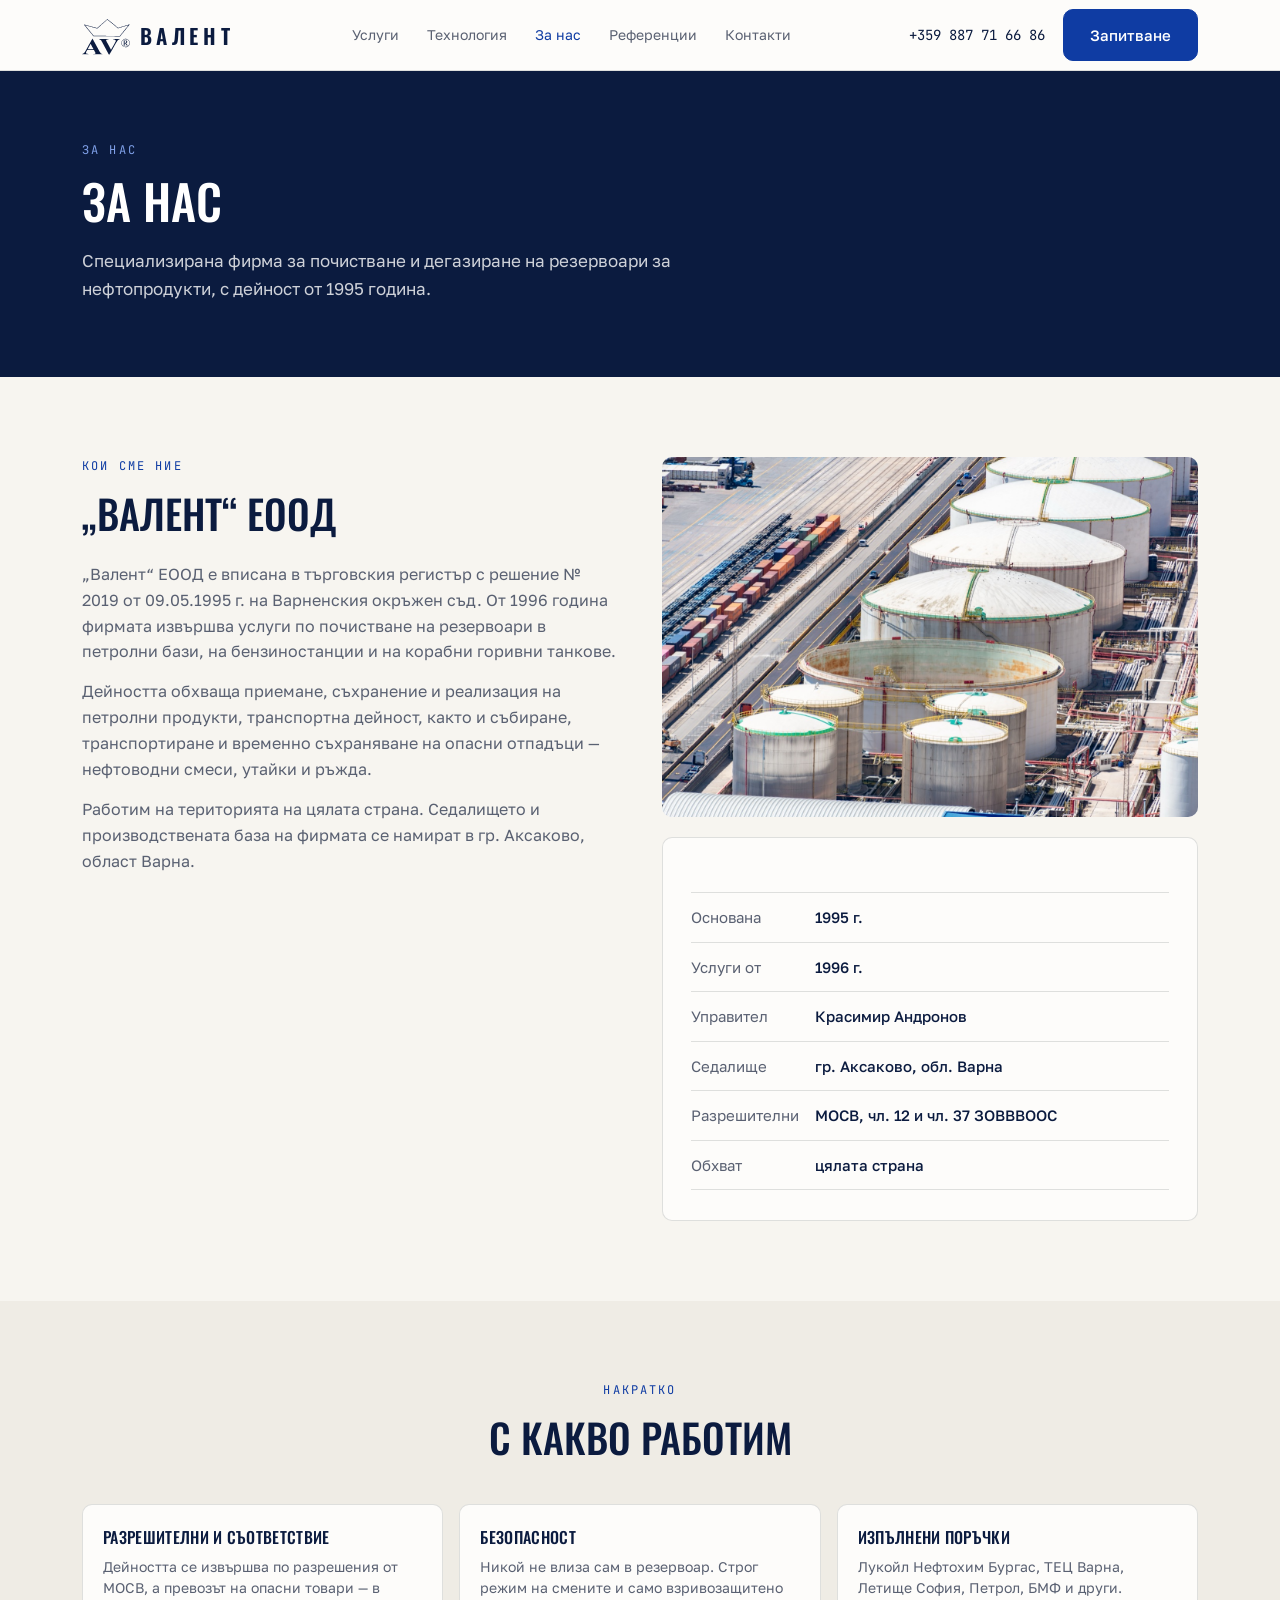
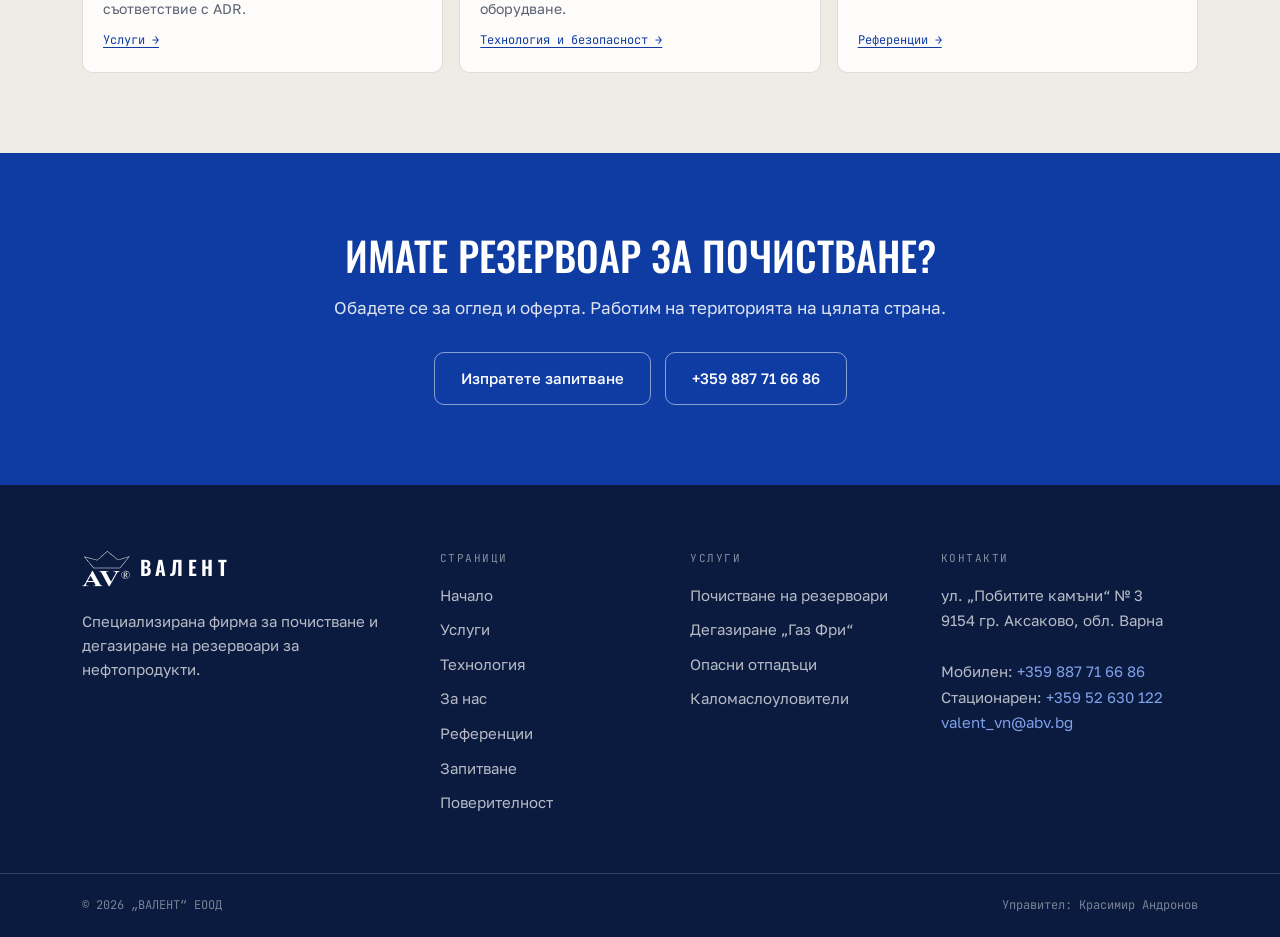
<file: za-nas.html>
<!DOCTYPE html>
<html lang="bg">
<head>
<meta charset="UTF-8">
<meta name="viewport" content="width=device-width, initial-scale=1.0">
<title>За нас — фирма за почистване на резервоари от 1995 г.</title>
<meta name="description" content="„Валент“ ЕООД е вписана в търговския регистър през 1995 г. и извършва почистване и дегазиране на резервоари от 1996 г. Управител Красимир Андронов, база в гр. Аксаково, обл. Варна.">

<link rel="canonical" href="https://valent.bg/za-nas.html">

<meta property="og:type" content="website">
<meta property="og:site_name" content="„ВАЛЕНТ“ ЕООД">
<meta property="og:locale" content="bg_BG">
<meta property="og:url" content="https://valent.bg/za-nas.html">
<meta property="og:title" content="За нас — фирма за почистване на резервоари от 1995 г. | ВАЛЕНТ ЕООД">
<meta property="og:description" content="„Валент“ ЕООД е вписана в търговския регистър през 1995 г. и извършва почистване и дегазиране на резервоари от 1996 г. Управител Красимир Андронов, база в гр. Аксаково, обл. Варна.">
<meta property="og:image" content="https://valent.bg/images/hero.jpg">
<meta property="og:image:width" content="2000">
<meta property="og:image:height" content="1333">
<meta property="og:image:alt" content="Резервоари за съхранение на нефтопродукти в петролна база — обект на „ВАЛЕНТ“ ЕООД">

<meta name="twitter:card" content="summary_large_image">
<meta name="twitter:title" content="За нас — фирма за почистване на резервоари от 1995 г. | ВАЛЕНТ ЕООД">
<meta name="twitter:description" content="„Валент“ ЕООД е вписана в търговския регистър през 1995 г. и извършва почистване и дегазиране на резервоари от 1996 г. Управител Красимир Андронов, база в гр. Аксаково, обл. Варна.">
<meta name="twitter:image" content="https://valent.bg/images/hero.jpg">
<meta name="twitter:image:alt" content="Резервоари за съхранение на нефтопродукти в петролна база — обект на „ВАЛЕНТ“ ЕООД">

<link rel="preconnect" href="https://fonts.googleapis.com">
<link rel="preconnect" href="https://fonts.gstatic.com" crossorigin>
<link href="https://fonts.googleapis.com/css2?family=Oswald:wght@400;500;600&family=Golos+Text:wght@400;500;600&family=JetBrains+Mono:wght@400;500&display=swap" rel="stylesheet">
<link rel="icon" href="images/logo.svg" type="image/svg+xml">
<link rel="stylesheet" href="style.css">
</head>
<body>

<header class="top">
  <div class="wrap">
    <a href="/" class="mark"><span class="mark-logo" aria-hidden="true"></span><span class="mark-name">Валент</span></a>
    <nav id="nav">
      <a href="uslugi">Услуги</a>
      <a href="tehnologia">Технология</a>
      <a href="za-nas" aria-current="page">За нас</a>
      <a href="referencii">Референции</a>
      <a href="/#kontakti">Контакти</a>
    </nav>
    <div class="right">
      <a href="tel:+359887716686" class="tel">+359 887 71 66 86</a>
      <a href="zapitvane" class="btn btn-solid">Запитване</a>
      <button class="nav-toggle" id="navToggle" aria-expanded="false" aria-controls="nav">Меню</button>
    </div>
  </div>
</header>

<div class="pagehead">
  <div class="wrap">
    <div class="eyebrow">За нас</div>
    <h1>За нас</h1>
    <p>Специализирана фирма за почистване и дегазиране на резервоари за нефтопродукти,
       с дейност от 1995 година.</p>
  </div>
</div>

<section>
  <div class="wrap">
    <div class="split">
      <div>
        <div class="sec-head" style="margin-bottom:26px">
          <div class="eyebrow">Кои сме ние</div>
          <h2>„Валент“ ЕООД</h2>
        </div>
        <div class="prose">
          <p>„Валент“ ЕООД е вписана в търговския регистър с решение № 2019 от 09.05.1995 г.
             на Варненския окръжен съд. От 1996 година фирмата извършва услуги по почистване
             на резервоари в петролни бази, на бензиностанции и на корабни горивни танкове.</p>
          <p>Дейността обхваща приемане, съхранение и реализация на петролни продукти,
             транспортна дейност, както и събиране, транспортиране и временно съхраняване
             на опасни отпадъци — нефтоводни смеси, утайки и ръжда.</p>
          <p>Работим на територията на цялата страна. Седалището и производствената база
             на фирмата се намират в гр. Аксаково, област Варна.</p>
        </div>
      </div>
      <div class="stack">
        <div class="ph"><img src="images/za-nas.jpg" alt="Петролна база с резервоари за съхранение на нефтопродукти и технологични тръбопроводи"></div>
        <div class="panel">
          <div class="rows">
            <div class="row"><span class="k">Основана</span><span class="v">1995 г.</span></div>
            <div class="row"><span class="k">Услуги от</span><span class="v">1996 г.</span></div>
            <div class="row"><span class="k">Управител</span><span class="v">Красимир Андронов</span></div>
            <div class="row"><span class="k">Седалище</span><span class="v">гр. Аксаково, обл. Варна</span></div>
            <div class="row"><span class="k">Разрешителни</span><span class="v">МОСВ, чл. 12 и чл. 37 ЗОВВВООС</span></div>
            <div class="row"><span class="k">Обхват</span><span class="v">цялата страна</span></div>
          </div>
        </div>
      </div>
    </div>
  </div>
</section>

<section class="refs">
  <div class="wrap">
    <div class="sec-head center">
      <div class="eyebrow">Накратко</div>
      <h2>С какво работим</h2>
    </div>
    <div class="ref-grid">
      <a class="ref" href="uslugi">
        <div class="name">Разрешителни и съответствие</div>
        <div class="job">Дейността се извършва по разрешения от МОСВ, а превозът на опасни
           товари — в съответствие с ADR.</div>
        <div class="vol">Услуги →</div>
      </a>
      <a class="ref" href="tehnologia">
        <div class="name">Безопасност</div>
        <div class="job">Никой не влиза сам в резервоар. Строг режим на смените и само
           взривозащитено оборудване.</div>
        <div class="vol">Технология и безопасност →</div>
      </a>
      <a class="ref" href="referencii">
        <div class="name">Изпълнени поръчки</div>
        <div class="job">Лукойл Нефтохим Бургас, ТЕЦ Варна, Летище София, Петрол, БМФ
           и други.</div>
        <div class="vol">Референции →</div>
      </a>
    </div>
  </div>
</section>

<section class="ctaband">
  <div class="wrap">
    <h2>Имате резервоар за почистване?</h2>
    <p>Обадете се за оглед и оферта. Работим на територията на цялата страна.</p>
    <div class="cta">
      <a href="zapitvane" class="btn btn-ghost">Изпратете запитване</a>
      <a href="tel:+359887716686" class="btn btn-ghost">+359 887 71 66 86</a>
    </div>
  </div>
</section>

<footer>
  <div class="wrap">
    <div class="fgrid">
      <div>
        <a href="/" class="mark"><span class="mark-logo" aria-hidden="true"></span><span class="mark-name">Валент</span></a>
        <p class="blurb">Специализирана фирма за почистване и дегазиране на резервоари за
           нефтопродукти.</p>
      </div>
      <div>
        <h4>Страници</h4>
        <ul>
          <li><a href="/">Начало</a></li>
          <li><a href="uslugi">Услуги</a></li>
          <li><a href="tehnologia">Технология</a></li>
          <li><a href="za-nas">За нас</a></li>
          <li><a href="referencii">Референции</a></li>
          <li><a href="zapitvane">Запитване</a></li>
          <li><a href="poveritelnost">Поверителност</a></li>
        </ul>
      </div>
      <div>
        <h4>Услуги</h4>
        <ul>
          <li><a href="uslugi#pochistvane">Почистване на резервоари</a></li>
          <li><a href="uslugi#gaz-free">Дегазиране „Газ Фри“</a></li>
          <li><a href="uslugi#otpadatsi">Опасни отпадъци</a></li>
          <li><a href="uslugi#shahti">Каломаслоуловители</a></li>
        </ul>
      </div>
      <div>
        <h4>Контакти</h4>
        <p class="addr">
          ул. „Побитите камъни“ № 3<br>
          9154 гр. Аксаково, обл. Варна<br><br>
          Мобилен: <a href="tel:+359887716686">+359 887 71 66 86</a><br>
          Стационарен: <a href="tel:+35952630122">+359 52 630 122</a><br>
          <a href="mailto:valent_vn@abv.bg">valent_vn@abv.bg</a>
        </p>
      </div>
    </div>
  </div>
  <div class="fbot">
    <div class="wrap">
      <span>© 2026 „ВАЛЕНТ“ ЕООД</span>
      <span>Управител: Красимир Андронов</span>
    </div>
  </div>
</footer>

<script>
  var t=document.getElementById('navToggle'),n=document.getElementById('nav');
  t.addEventListener('click',function(){
    var o=n.classList.toggle('open');
    t.setAttribute('aria-expanded',o?'true':'false');
  });
</script>
</body>
</html>
</file>
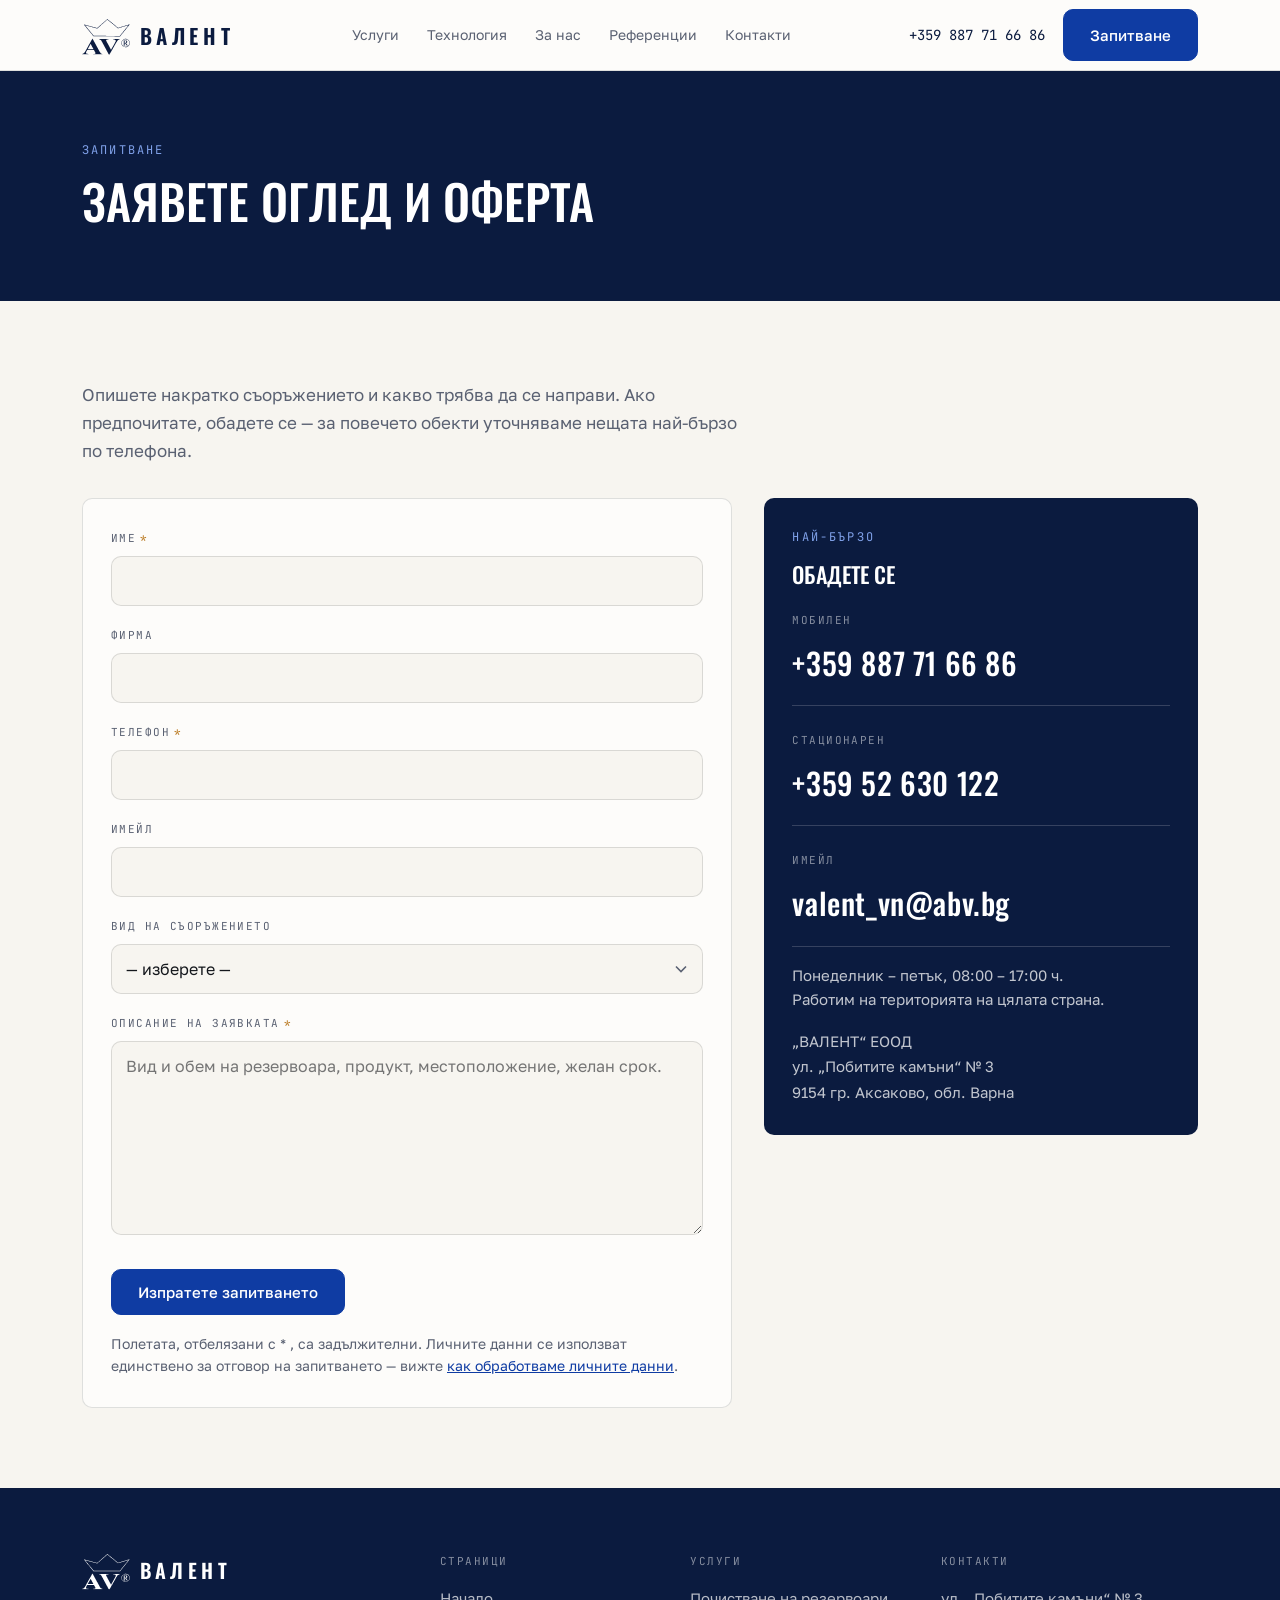
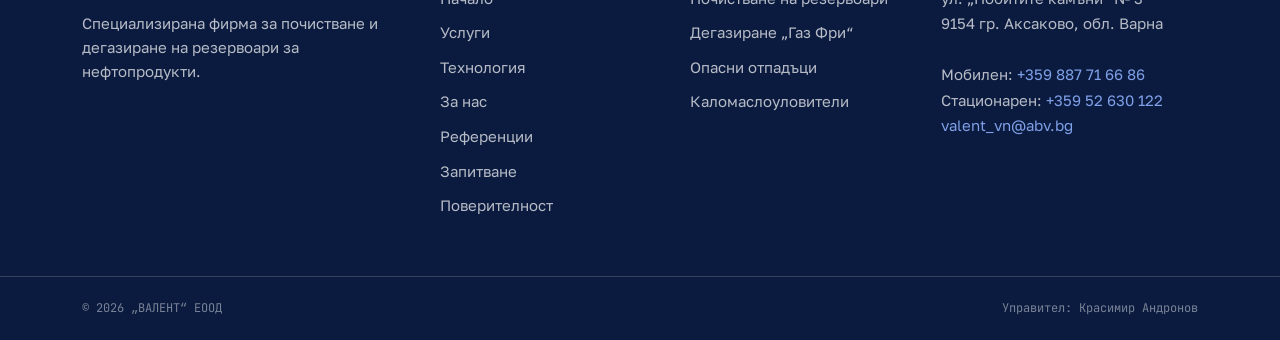
<file: zapitvane.html>
<!DOCTYPE html>
<html lang="bg">
<head>
<meta charset="UTF-8">
<meta name="viewport" content="width=device-width, initial-scale=1.0">
<title>Оферта за почистване на резервоари — запитване за оглед</title>
<meta name="description" content="Заявете оферта за почистване на резервоари и дегазиране до „Газ Фри“. Изпратете запитване за оглед или се обадете на +359 887 71 66 86. Работим в цялата страна.">

<link rel="canonical" href="https://valent.bg/zapitvane.html">

<meta property="og:type" content="website">
<meta property="og:site_name" content="„ВАЛЕНТ“ ЕООД">
<meta property="og:locale" content="bg_BG">
<meta property="og:url" content="https://valent.bg/zapitvane.html">
<meta property="og:title" content="Оферта за почистване на резервоари — запитване | ВАЛЕНТ ЕООД">
<meta property="og:description" content="Заявете оферта за почистване на резервоари и дегазиране до „Газ Фри“. Изпратете запитване за оглед или се обадете на +359 887 71 66 86. Работим в цялата страна.">
<meta property="og:image" content="https://valent.bg/images/hero.jpg">
<meta property="og:image:width" content="2000">
<meta property="og:image:height" content="1333">
<meta property="og:image:alt" content="Резервоари за съхранение на нефтопродукти в петролна база — обект на „ВАЛЕНТ“ ЕООД">

<meta name="twitter:card" content="summary_large_image">
<meta name="twitter:title" content="Оферта за почистване на резервоари — запитване | ВАЛЕНТ ЕООД">
<meta name="twitter:description" content="Заявете оферта за почистване на резервоари и дегазиране до „Газ Фри“. Изпратете запитване за оглед или се обадете на +359 887 71 66 86. Работим в цялата страна.">
<meta name="twitter:image" content="https://valent.bg/images/hero.jpg">
<meta name="twitter:image:alt" content="Резервоари за съхранение на нефтопродукти в петролна база — обект на „ВАЛЕНТ“ ЕООД">

<link rel="preconnect" href="https://fonts.googleapis.com">
<link rel="preconnect" href="https://fonts.gstatic.com" crossorigin>
<link href="https://fonts.googleapis.com/css2?family=Oswald:wght@400;500;600&family=Golos+Text:wght@400;500;600&family=JetBrains+Mono:wght@400;500&display=swap" rel="stylesheet">
<link rel="icon" href="images/logo.svg" type="image/svg+xml">
<link rel="stylesheet" href="style.css">
</head>
<body>

<header class="top">
  <div class="wrap">
    <a href="/" class="mark"><span class="mark-logo" aria-hidden="true"></span><span class="mark-name">Валент</span></a>
    <nav id="nav">
      <a href="uslugi">Услуги</a>
      <a href="tehnologia">Технология</a>
      <a href="za-nas">За нас</a>
      <a href="referencii">Референции</a>
      <a href="/#kontakti">Контакти</a>
    </nav>
    <div class="right">
      <a href="tel:+359887716686" class="tel">+359 887 71 66 86</a>
      <a href="zapitvane" class="btn btn-solid" aria-current="page">Запитване</a>
      <button class="nav-toggle" id="navToggle" aria-expanded="false" aria-controls="nav">Меню</button>
    </div>
  </div>
</header>

<div class="pagehead">
  <div class="wrap">
    <div class="eyebrow">Запитване</div>
    <h1>Заявете оглед и оферта</h1>
  </div>
</div>

<section>
  <div class="wrap">
    <p class="enq-lead">Опишете накратко съоръжението и какво трябва да се направи. Ако предпочитате,
       обадете се — за повечето обекти уточняваме нещата най-бързо по телефона.</p>

    <div class="enq">

      <form class="form" action="https://formspree.io/f/mzepyejn" method="POST">

        <!-- Тема на имейла, който получавате от Formspree -->
        <input type="hidden" name="_subject" value="Запитване от valent.bg">

        <!-- Honeypot срещу спам ботове: скрито поле, което хората не попълват -->
        <div class="hp" aria-hidden="true">
          <label for="_gotcha">Не попълвайте това поле</label>
          <input type="text" id="_gotcha" name="_gotcha" tabindex="-1" autocomplete="off">
        </div>

        <div class="field">
          <label for="ime">Име<span class="req" aria-hidden="true">*</span></label>
          <input type="text" id="ime" name="Име" autocomplete="name" required>
        </div>

        <div class="field">
          <label for="firma">Фирма</label>
          <input type="text" id="firma" name="Фирма" autocomplete="organization">
        </div>

        <div class="field">
          <label for="telefon">Телефон<span class="req" aria-hidden="true">*</span></label>
          <input type="tel" id="telefon" name="Телефон" autocomplete="tel" required>
        </div>

        <div class="field">
          <label for="imeyl">Имейл</label>
          <input type="email" id="imeyl" name="Имейл" autocomplete="email">
        </div>

        <div class="field">
          <label for="sarazhenie">Вид на съоръжението</label>
          <select id="sarazhenie" name="Вид на съоръжението">
            <option value="">— изберете —</option>
            <option>Петролна база</option>
            <option>Бензиностанция</option>
            <option>Кораб</option>
            <option>ТЕЦ / промишленост</option>
            <option>Друго</option>
          </select>
        </div>

        <div class="field">
          <label for="opisanie">Описание на заявката<span class="req" aria-hidden="true">*</span></label>
          <textarea id="opisanie" name="Описание на заявката" rows="7" required
                    placeholder="Вид и обем на резервоара, продукт, местоположение, желан срок."></textarea>
        </div>

        <button type="submit" class="btn btn-solid">Изпратете запитването</button>

        <p class="form-note">Полетата, отбелязани с <span class="req" aria-hidden="true">*</span>
           <span class="sr-only">звездичка</span>, са задължителни.
           Личните данни се използват единствено за отговор на запитването —
           вижте <a href="poveritelnost">как обработваме личните данни</a>.</p>
      </form>

      <aside class="enq-contact">
        <div class="eyebrow">Най-бързо</div>
        <h2>Обадете се</h2>

        <div class="line">
          <span class="lbl">Мобилен</span>
          <a href="tel:+359887716686" class="big">+359 887 71 66 86</a>
        </div>
        <div class="line">
          <span class="lbl">Стационарен</span>
          <a href="tel:+35952630122" class="big">+359 52 630 122</a>
        </div>
        <div class="line">
          <span class="lbl">Имейл</span>
          <a href="mailto:valent_vn@abv.bg" class="big">valent_vn@abv.bg</a>
        </div>

        <p class="hours">Понеделник – петък, 08:00 – 17:00 ч.<br>
           Работим на територията на цялата страна.</p>
        <p class="addr">
          „ВАЛЕНТ“ ЕООД<br>
          ул. „Побитите камъни“ № 3<br>
          9154 гр. Аксаково, обл. Варна
        </p>
      </aside>

    </div>
  </div>
</section>

<footer>
  <div class="wrap">
    <div class="fgrid">
      <div>
        <a href="/" class="mark"><span class="mark-logo" aria-hidden="true"></span><span class="mark-name">Валент</span></a>
        <p class="blurb">Специализирана фирма за почистване и дегазиране на резервоари за
           нефтопродукти.</p>
      </div>
      <div>
        <h4>Страници</h4>
        <ul>
          <li><a href="/">Начало</a></li>
          <li><a href="uslugi">Услуги</a></li>
          <li><a href="tehnologia">Технология</a></li>
          <li><a href="za-nas">За нас</a></li>
          <li><a href="referencii">Референции</a></li>
          <li><a href="zapitvane">Запитване</a></li>
          <li><a href="poveritelnost">Поверителност</a></li>
        </ul>
      </div>
      <div>
        <h4>Услуги</h4>
        <ul>
          <li><a href="uslugi#pochistvane">Почистване на резервоари</a></li>
          <li><a href="uslugi#gaz-free">Дегазиране „Газ Фри“</a></li>
          <li><a href="uslugi#otpadatsi">Опасни отпадъци</a></li>
          <li><a href="uslugi#shahti">Каломаслоуловители</a></li>
        </ul>
      </div>
      <div>
        <h4>Контакти</h4>
        <p class="addr">
          ул. „Побитите камъни“ № 3<br>
          9154 гр. Аксаково, обл. Варна<br><br>
          Мобилен: <a href="tel:+359887716686">+359 887 71 66 86</a><br>
          Стационарен: <a href="tel:+35952630122">+359 52 630 122</a><br>
          <a href="mailto:valent_vn@abv.bg">valent_vn@abv.bg</a>
        </p>
      </div>
    </div>
  </div>
  <div class="fbot">
    <div class="wrap">
      <span>© 2026 „ВАЛЕНТ“ ЕООД</span>
      <span>Управител: Красимир Андронов</span>
    </div>
  </div>
</footer>

<script>
  var t=document.getElementById('navToggle'),n=document.getElementById('nav');
  t.addEventListener('click',function(){
    var o=n.classList.toggle('open');
    t.setAttribute('aria-expanded',o?'true':'false');
  });
</script>
</body>
</html>
</file>
<file: style.css>
:root{
  --paper:#F7F5F0;
  --white:#FDFCFA;
  --paper-3:#EFECE5;
  --cobalt:#0F3CA3;
  --cobalt-deep:#0A2A73;
  --cobalt-pale:#E7ECF8;
  --navy:#0B1B3F;
  --sky:#7FA0E8;
  --ink:#14171C;
  --muted:#5A6172;
  --signal:#B8761A;
  --rule:rgba(20,23,28,.13);
  --rule-light:rgba(247,245,240,.18);
  --r:10px;

  --display:'Oswald',sans-serif;
  --body:'Golos Text',sans-serif;
  --mono:'JetBrains Mono',monospace;
}

*{box-sizing:border-box;margin:0;padding:0}
html{scroll-behavior:smooth}
body{background:var(--paper);color:var(--ink);font-family:var(--body);font-size:17px;line-height:1.64;-webkit-font-smoothing:antialiased}
@media (prefers-reduced-motion:reduce){html{scroll-behavior:auto}*{animation:none!important;transition:none!important}}
img{max-width:100%;display:block}
a{color:inherit}
:focus-visible{outline:3px solid var(--cobalt);outline-offset:3px}

.wrap{max-width:1180px;margin:0 auto;padding:0 32px}
.wrap-narrow{max-width:900px;margin:0 auto;padding:0 32px}
@media(max-width:640px){.wrap,.wrap-narrow{padding:0 20px}}

/* ---------- image slots (replace with <img>) ---------- */
.slot{
  background:var(--cobalt-pale);
  border:1px dashed rgba(15,60,163,.35);
  border-radius:var(--r);
  display:flex;flex-direction:column;align-items:center;justify-content:center;
  text-align:center;padding:20px;gap:6px;color:var(--cobalt);
  font-family:var(--mono);font-size:12px;line-height:1.5;
}
.slot b{font-weight:500;font-size:13px}
.slot span{opacity:.7}

/* ---------- header ---------- */
.top{position:sticky;top:0;z-index:60;background:var(--white);border-bottom:1px solid var(--rule)}
.top .wrap{display:flex;align-items:center;justify-content:space-between;gap:20px;height:70px}
.mark{display:inline-flex;align-items:center;gap:10px;font-family:var(--display);font-weight:600;font-size:21px;letter-spacing:.22em;text-transform:uppercase;text-decoration:none;color:var(--navy);white-space:nowrap}
.mark .mark-logo{flex:none;width:47.5px;height:36px;color:inherit;background:currentColor;-webkit-mask:url(images/logo.svg) no-repeat center/contain;mask:url(images/logo.svg) no-repeat center/contain;
  /* the line box centre sits above the cap centre — nudge the logo onto the letters */
  transform:translateY(.09em)}
.mark .mark-name{line-height:1}
@supports (text-box:cap alphabetic){
  .mark .mark-name{text-box:cap alphabetic}
  .mark .mark-logo{transform:none}
}
.top nav{display:flex;gap:28px;font-size:14px}
.top nav a{text-decoration:none;color:var(--muted);transition:.18s}
.top nav a:hover,.top nav a[aria-current]{color:var(--cobalt)}
.top .right{display:flex;align-items:center;gap:18px}
.top .tel{font-family:var(--mono);font-size:14px;color:var(--navy);text-decoration:none;white-space:nowrap}
.nav-toggle{display:none;background:none;border:1px solid var(--rule);border-radius:var(--r);padding:8px 12px;font-family:var(--body);font-size:14px;cursor:pointer;color:var(--navy)}
@media(max-width:960px){
  .top nav{display:none;position:absolute;top:70px;left:0;right:0;background:var(--white);border-bottom:1px solid var(--rule);flex-direction:column;gap:0;padding:8px 32px 20px}
  .top nav.open{display:flex}
  .top nav a{padding:12px 0;border-bottom:1px solid var(--rule)}
  .nav-toggle{display:block}
  .top .tel{display:none}
}

/* ---------- buttons ---------- */
.btn{display:inline-flex;align-items:center;gap:8px;text-decoration:none;font-family:var(--body);font-weight:500;font-size:15px;padding:13px 26px;border-radius:var(--r);border:1px solid var(--cobalt);transition:.18s;white-space:nowrap}
.btn-solid{background:var(--cobalt);color:#fff}
.btn-solid:hover{background:var(--cobalt-deep);border-color:var(--cobalt-deep)}
.btn-line{color:var(--cobalt);background:transparent}
.btn-line:hover{background:var(--cobalt);color:#fff}
.btn-ghost{border-color:rgba(255,255,255,.5);color:#fff;background:transparent}
.btn-ghost:hover{background:#fff;color:var(--navy);border-color:#fff}

/* ---------- hero ---------- */
.hero{position:relative;background:var(--navy);color:#fff;overflow:hidden}
.hero-media{position:absolute;inset:0}
.hero-media img{width:100%;height:100%;object-fit:cover}
.hero-media .slot{height:100%;border-radius:0;border:0;background:#12274F;color:var(--sky)}
.hero::after{content:'';position:absolute;inset:0;background:linear-gradient(100deg,rgba(11,27,63,.93) 0%,rgba(11,27,63,.86) 38%,rgba(11,27,63,.62) 70%,rgba(11,27,63,.5) 100%)}
.hero-inner{position:relative;z-index:2;padding:104px 0 138px}
.hero .eyebrow{font-family:var(--mono);font-size:12px;letter-spacing:.18em;text-transform:uppercase;color:var(--sky);margin-bottom:22px}
.hero h1{font-family:var(--display);font-weight:500;font-size:clamp(32px,5.4vw,58px);line-height:1.08;text-transform:uppercase;max-width:17ch}
.hero p{margin:22px 0 0;max-width:52ch;font-size:17px;color:rgba(255,255,255,.84)}
.hero .cta{display:flex;flex-wrap:wrap;gap:14px;margin-top:34px}
@media(max-width:700px){
  .hero::after{background:linear-gradient(180deg,rgba(11,27,63,.88),rgba(11,27,63,.8))}
  .hero-inner{padding:76px 0 112px}
}

/* fact strip overlapping hero */
.factstrip{position:relative;z-index:5;margin-top:-64px;margin-bottom:76px}
.factstrip .inner{background:var(--white);border:1px solid var(--rule);border-radius:var(--r);display:grid;grid-template-columns:repeat(4,1fr);overflow:hidden}
@media(max-width:860px){.factstrip .inner{grid-template-columns:repeat(2,1fr)}}
@media(max-width:480px){.factstrip .inner{grid-template-columns:1fr}}
.fact{padding:26px 24px;border-right:1px solid var(--rule)}
.fact:last-child{border-right:0}
@media(max-width:860px){.fact:nth-child(2){border-right:0}.fact:nth-child(1),.fact:nth-child(2){border-bottom:1px solid var(--rule)}}
.fact .k{font-family:var(--mono);font-size:11px;letter-spacing:.13em;text-transform:uppercase;color:var(--muted);margin-bottom:8px}
.fact .v{font-family:var(--display);font-weight:500;font-size:26px;line-height:1.1;color:var(--navy)}
.fact .d{font-size:14px;color:var(--muted);margin-top:6px;line-height:1.45}

/* ---------- sections ---------- */
section{padding:80px 0}
.sec-head{margin-bottom:44px}
.sec-head.center{text-align:center;max-width:66ch;margin-left:auto;margin-right:auto}
.eyebrow{font-family:var(--mono);font-size:12px;letter-spacing:.18em;text-transform:uppercase;color:var(--cobalt);margin-bottom:14px}
h2{font-family:var(--display);font-weight:500;text-transform:uppercase;font-size:clamp(26px,3.4vw,40px);line-height:1.12;color:var(--navy)}
h3{font-family:var(--display);font-weight:500;text-transform:uppercase;font-size:21px;letter-spacing:.03em;color:var(--navy)}
.sec-head p{margin-top:16px;color:var(--muted);font-size:17px}

/* service tiles with image */
.tiles{display:grid;grid-template-columns:repeat(4,1fr);gap:20px}
@media(max-width:1000px){.tiles{grid-template-columns:repeat(2,1fr)}}
@media(max-width:560px){.tiles{grid-template-columns:1fr}}
.tile{position:relative;border-radius:var(--r);overflow:hidden;min-height:280px;display:flex;flex-direction:column;justify-content:flex-end;text-decoration:none;background:var(--navy)}
.tile .ph{position:absolute;inset:0}
.tile .ph img{width:100%;height:100%;object-fit:cover}
.tile .ph .slot{height:100%;border-radius:0;border:0;background:#12274F;color:var(--sky)}
.tile::after{content:'';position:absolute;inset:0;background:linear-gradient(180deg,rgba(11,27,63,.15) 40%,rgba(11,27,63,.88))}
.tile .cap{position:relative;z-index:2;padding:22px}
.tile .cap h3{color:#fff;font-size:19px}
.tile .cap p{color:rgba(255,255,255,.78);font-size:14px;margin-top:6px;line-height:1.45}

/* story + fact panel */
.story{display:grid;grid-template-columns:1.35fr 1fr;gap:32px;align-items:stretch}
@media(max-width:900px){.story{grid-template-columns:1fr}}
.story .ph{border-radius:var(--r);overflow:hidden;min-height:380px;background:var(--cobalt-pale)}
.story .ph img{width:100%;height:100%;object-fit:cover}
.story .ph .slot{height:100%;min-height:380px}
.panel{background:var(--white);border:1px solid var(--rule);border-radius:var(--r);padding:30px 28px}
.panel > p{color:var(--muted);font-size:16px;line-height:1.6}
.panel .rows{margin-top:24px;border-top:1px solid var(--rule)}
.panel .row{display:grid;grid-template-columns:110px 1fr;align-items:start;gap:4px 14px;padding:13px 0;border-bottom:1px solid var(--rule);font-size:15px;line-height:1.5}
.panel .row .k{color:var(--muted)}
.panel .row .v{color:var(--navy);font-weight:500;text-align:left}
@media(max-width:420px){.panel .row{grid-template-columns:1fr}}
.panel .btn{margin-top:24px}

/* numbered list + images */
.split{display:grid;grid-template-columns:1fr 1fr;gap:44px;align-items:stretch}
@media(max-width:900px){.split{grid-template-columns:1fr;gap:28px}}
.numlist{border-top:1px solid var(--rule)}
.numlist a{display:flex;align-items:center;gap:18px;padding:18px 0;border-bottom:1px solid var(--rule);text-decoration:none;transition:.18s}
.numlist a:hover{padding-left:8px;color:var(--cobalt)}
.numlist .n{font-family:var(--mono);font-size:13px;color:var(--cobalt);flex:0 0 24px}
.numlist .t{flex:1;font-size:17px}
.numlist .arr{color:var(--muted);font-family:var(--mono)}
.split .ph{position:relative;border-radius:var(--r);overflow:hidden;min-height:360px;max-height:620px;background:var(--cobalt-pale)}
.split .ph img{position:absolute;inset:0;width:100%;height:100%;max-height:620px;object-fit:cover}
.split .ph .slot{position:absolute;inset:0;height:100%}
@media(max-width:900px){
  .split .ph{height:clamp(240px,56vw,420px);min-height:0;max-height:none}
  .split .ph img{max-height:none}
}

/* dark safety band */
.band{background:var(--navy);color:#fff}
.band h2{color:#fff}
.band .eyebrow{color:var(--sky)}
.band .sec-head p{color:rgba(255,255,255,.76)}
.checks{display:grid;grid-template-columns:1fr 1.15fr;gap:40px;align-items:center}
@media(max-width:900px){.checks{grid-template-columns:1fr}}
.check{display:flex;gap:14px;padding:15px 0;border-bottom:1px solid var(--rule-light);align-items:flex-start}
.check:last-child{border-bottom:0}
.check .mk{color:var(--sky);font-family:var(--mono);font-size:14px;flex:0 0 auto;line-height:1.6}
.check .tx strong{display:block;font-weight:500;font-size:16px;color:#fff}
.check .tx span{font-size:14px;color:rgba(255,255,255,.72);line-height:1.5}
.checks .ph{border-radius:var(--r);overflow:hidden;min-height:400px}
.checks .ph img{width:100%;height:100%;object-fit:cover}
.checks .ph .slot{height:100%;min-height:400px;background:#12274F;border-color:rgba(127,160,232,.4);color:var(--sky)}

/* gas free gauge */
.gauge{background:rgba(255,255,255,.05);border:1px solid var(--rule-light);border-radius:var(--r);padding:28px 26px;margin-top:40px}
.gauge-head{display:flex;justify-content:space-between;align-items:baseline;flex-wrap:wrap;gap:8px;margin-bottom:22px}
.gauge-title{font-family:var(--display);font-size:15px;letter-spacing:.14em;text-transform:uppercase;color:#fff}
.gauge-note{font-family:var(--mono);font-size:12px;color:rgba(255,255,255,.6)}
.scale{position:relative;height:50px}
.scale-track{position:absolute;top:20px;left:0;right:0;height:3px;background:var(--rule-light)}
.scale-fill{position:absolute;top:20px;left:0;height:3px;background:var(--sky);width:22%;transform-origin:left;animation:sweep 1.5s cubic-bezier(.16,.8,.28,1) both}
@keyframes sweep{from{transform:scaleX(4.2)}to{transform:scaleX(1)}}
.threshold{position:absolute;top:6px;left:22%;height:31px;width:2px;background:#fff}
.threshold::after{content:'≤ 300 мг/куб.м';position:absolute;left:12px;top:-2px;white-space:nowrap;font-family:var(--mono);font-size:13px;color:#fff}
.ticks{position:absolute;top:34px;left:0;right:0;display:flex;justify-content:space-between}
.ticks span{font-family:var(--mono);font-size:11px;color:rgba(255,255,255,.55)}
@media(max-width:640px){.threshold::after{font-size:11px}.ticks span:nth-child(even){display:none}}

/* references */
.refs{background:var(--paper-3)}
.ref-grid{display:grid;grid-template-columns:repeat(3,1fr);gap:16px}
@media(max-width:900px){.ref-grid{grid-template-columns:repeat(2,1fr)}}
@media(max-width:560px){.ref-grid{grid-template-columns:1fr}}
.ref{background:var(--white);border:1px solid var(--rule);border-radius:var(--r);padding:22px 20px;display:flex;flex-direction:column}
.ref .name{font-family:var(--display);font-weight:500;font-size:16px;text-transform:uppercase;letter-spacing:.02em;line-height:1.25;color:var(--navy)}
.ref .job{margin-top:9px;font-size:14px;color:var(--muted);line-height:1.5;flex:1}
.ref .vol{font-family:var(--mono);font-size:12px;color:var(--cobalt);margin-top:12px}
.ref-more{margin-top:24px;display:flex;justify-content:center}

/* permits */
.permit-grid{display:grid;grid-template-columns:repeat(2,1fr);gap:20px}
@media(max-width:760px){.permit-grid{grid-template-columns:1fr}}
.permit{background:var(--white);border:1px solid var(--rule);border-top:3px solid var(--cobalt);border-radius:var(--r);padding:24px 22px}
.permit .lbl{font-family:var(--mono);font-size:11px;letter-spacing:.13em;text-transform:uppercase;color:var(--muted);display:block;margin-bottom:10px}
.permit .no{font-family:var(--mono);font-size:18px;font-weight:500;line-height:1.4;color:var(--navy);word-break:break-word}
.permit .body{margin-top:12px;font-size:15px;color:var(--muted);line-height:1.55}

/* fleet rows */
.fleet-list{border-top:1px solid var(--rule)}
.fleet-row{display:flex;gap:22px;padding:17px 0;border-bottom:1px solid var(--rule);align-items:baseline}
.fleet-row .qty{font-family:var(--mono);font-size:14px;color:var(--cobalt);flex:0 0 46px}
.fleet-row .item{font-size:17px;flex:1}
.fleet-row .tag{font-family:var(--mono);font-size:12px;letter-spacing:.09em;text-transform:uppercase;color:var(--muted);flex:0 0 auto}
.fleet-row .tag.ex{color:var(--signal)}
@media(max-width:640px){.fleet-row{flex-wrap:wrap;gap:6px}.fleet-row .item{flex:1 1 100%;order:2}.fleet-row .tag{order:3}}

/* cta band */
.ctaband{background:var(--cobalt);color:#fff;text-align:center}
.ctaband h2{color:#fff}
.ctaband p{margin:16px auto 0;max-width:56ch;color:rgba(255,255,255,.86)}
.ctaband .cta{display:flex;gap:14px;justify-content:center;flex-wrap:wrap;margin-top:30px}

/* footer */
footer{background:var(--navy);color:rgba(255,255,255,.7);padding:64px 0 0}
.fgrid{display:grid;grid-template-columns:1.5fr 1fr 1fr 1.2fr;gap:36px;padding-bottom:48px}
@media(max-width:900px){.fgrid{grid-template-columns:1fr 1fr;gap:32px}}
@media(max-width:520px){.fgrid{grid-template-columns:1fr}}
footer .mark{color:#fff;font-size:20px}
footer .blurb{margin-top:16px;font-size:15px;line-height:1.6;max-width:34ch}
footer h4{font-family:var(--mono);font-size:11px;letter-spacing:.14em;text-transform:uppercase;color:rgba(255,255,255,.5);margin-bottom:16px;font-weight:400}
footer ul{list-style:none}
footer li{margin-bottom:10px;font-size:15px}
footer a{text-decoration:none;transition:.18s}
footer a:hover{color:#fff}
footer .addr{font-size:15px;line-height:1.7}
footer .addr a{color:var(--sky)}
.fbot{border-top:1px solid var(--rule-light);padding:22px 0;font-family:var(--mono);font-size:12px;color:rgba(255,255,255,.45)}
.fbot .wrap{display:flex;justify-content:space-between;flex-wrap:wrap;gap:10px}

/* ---------- sub-page header ---------- */
.pagehead{background:var(--navy);color:#fff;padding:70px 0 74px}
.pagehead .eyebrow{color:var(--sky)}
.pagehead h1{font-family:var(--display);font-weight:500;font-size:clamp(28px,4.6vw,48px);line-height:1.1;text-transform:uppercase;max-width:20ch}
.pagehead p{margin-top:20px;max-width:60ch;font-size:17px;color:rgba(255,255,255,.8)}
@media(max-width:700px){.pagehead{padding:54px 0 58px}}

/* ---------- expanded service sections ---------- */
.svc{padding:62px 0;border-top:1px solid var(--rule)}
.svc:first-of-type{border-top:0}
.svc-head{display:flex;gap:20px;align-items:flex-start}
.svc-no{font-family:var(--mono);font-size:14px;color:var(--cobalt);flex:0 0 24px;line-height:1.9}
.svc-head .lead{margin-top:14px;color:var(--muted);font-size:17px;max-width:60ch}
.svc-body{display:grid;grid-template-columns:1.4fr 1fr;gap:32px;align-items:start}
@media(max-width:900px){.svc-body{grid-template-columns:1fr;gap:24px}}
.svc-text{margin-top:26px;padding-left:44px}
@media(max-width:900px){.svc-text{margin-top:22px;padding-left:0}}
.svc-text p{color:var(--muted);font-size:16px;line-height:1.62}
.svc-text p+p{margin-top:14px}
.svc-text a{color:var(--cobalt)}
.svc .panel .rows{margin-top:0}

/* ---------- enquiry form ---------- */
.enq{display:grid;grid-template-columns:1.5fr 1fr;gap:32px;align-items:start}
@media(max-width:900px){.enq{grid-template-columns:1fr;gap:26px}}
.enq-lead{color:var(--muted);font-size:17px;line-height:1.62;max-width:60ch;margin-bottom:34px}

.form{background:var(--white);border:1px solid var(--rule);border-radius:var(--r);padding:30px 28px}
@media(max-width:640px){.form{padding:24px 20px}}
.field{margin-bottom:20px}
.field:last-of-type{margin-bottom:26px}
.field label{display:block;font-family:var(--mono);font-size:11px;letter-spacing:.13em;text-transform:uppercase;color:var(--muted);margin-bottom:9px}
.field .req{color:var(--signal);margin-left:4px}
.field input,.field select,.field textarea{
  width:100%;font-family:var(--body);font-size:16px;line-height:1.5;color:var(--ink);
  background:var(--paper);border:1px solid var(--rule);border-radius:var(--r);
  padding:12px 14px;transition:.18s;
}
.field textarea{min-height:150px;resize:vertical}
.field select{
  appearance:none;cursor:pointer;padding-right:40px;
  background-image:url("data:image/svg+xml;charset=utf-8,%3Csvg xmlns='http://www.w3.org/2000/svg' width='12' height='8' viewBox='0 0 12 8'%3E%3Cpath fill='none' stroke='%235A6172' stroke-width='1.6' d='M1 1.5 6 6.5l5-5'/%3E%3C/svg%3E");
  background-repeat:no-repeat;background-position:right 15px center;
}
.field input:hover,.field select:hover,.field textarea:hover{border-color:rgba(20,23,28,.28)}
.field input:focus,.field select:focus,.field textarea:focus{
  outline:3px solid var(--cobalt);outline-offset:2px;
  border-color:var(--cobalt);background:var(--white);
}
.form .btn{border:1px solid var(--cobalt);cursor:pointer;font-size:15px}
.form-note{margin-top:18px;font-size:14px;line-height:1.55;color:var(--muted)}
.form-note a{color:var(--cobalt)}

/* contact card beside the form */
.enq-contact{background:var(--navy);color:#fff;border-radius:var(--r);padding:30px 28px}
.enq-contact h2{color:#fff;font-size:22px}
.enq-contact .eyebrow{color:var(--sky)}
.enq-contact .big{
  display:block;font-family:var(--display);font-weight:500;font-size:clamp(24px,3vw,30px);
  letter-spacing:.02em;color:#fff;text-decoration:none;margin-top:6px;transition:.18s;
}
.enq-contact .big:hover{color:var(--sky)}
.enq-contact .line{padding:18px 0;border-bottom:1px solid var(--rule-light)}
.enq-contact .line:first-of-type{padding-top:6px}
.enq-contact .line .lbl{font-family:var(--mono);font-size:11px;letter-spacing:.13em;text-transform:uppercase;color:rgba(255,255,255,.5)}
.enq-contact .addr{margin-top:18px;font-size:15px;line-height:1.7;color:rgba(255,255,255,.75)}
.enq-contact .hours{margin-top:16px;font-size:15px;line-height:1.6;color:rgba(255,255,255,.75)}
@media(max-width:900px){.enq-contact{order:-1}}
.sr-only{position:absolute;width:1px;height:1px;padding:0;margin:-1px;overflow:hidden;clip:rect(0,0,0,0);white-space:nowrap;border:0}

/* Honeypot поле (скрито за хора и екранни четци) */
.hp{position:absolute;left:-9999px;top:auto;width:1px;height:1px;overflow:hidden}

/* ---------- за нас ---------- */
.prose p{color:var(--muted);font-size:16px;line-height:1.62}
.prose p+p{margin-top:14px}
.prose a{color:var(--cobalt)}
.stack{display:grid;gap:20px;align-content:start}
a.ref{text-decoration:none;transition:.18s}
a.ref:hover{border-color:var(--cobalt);transform:translateY(-2px)}
a.ref .vol{text-decoration:underline;text-underline-offset:3px}
</file>
